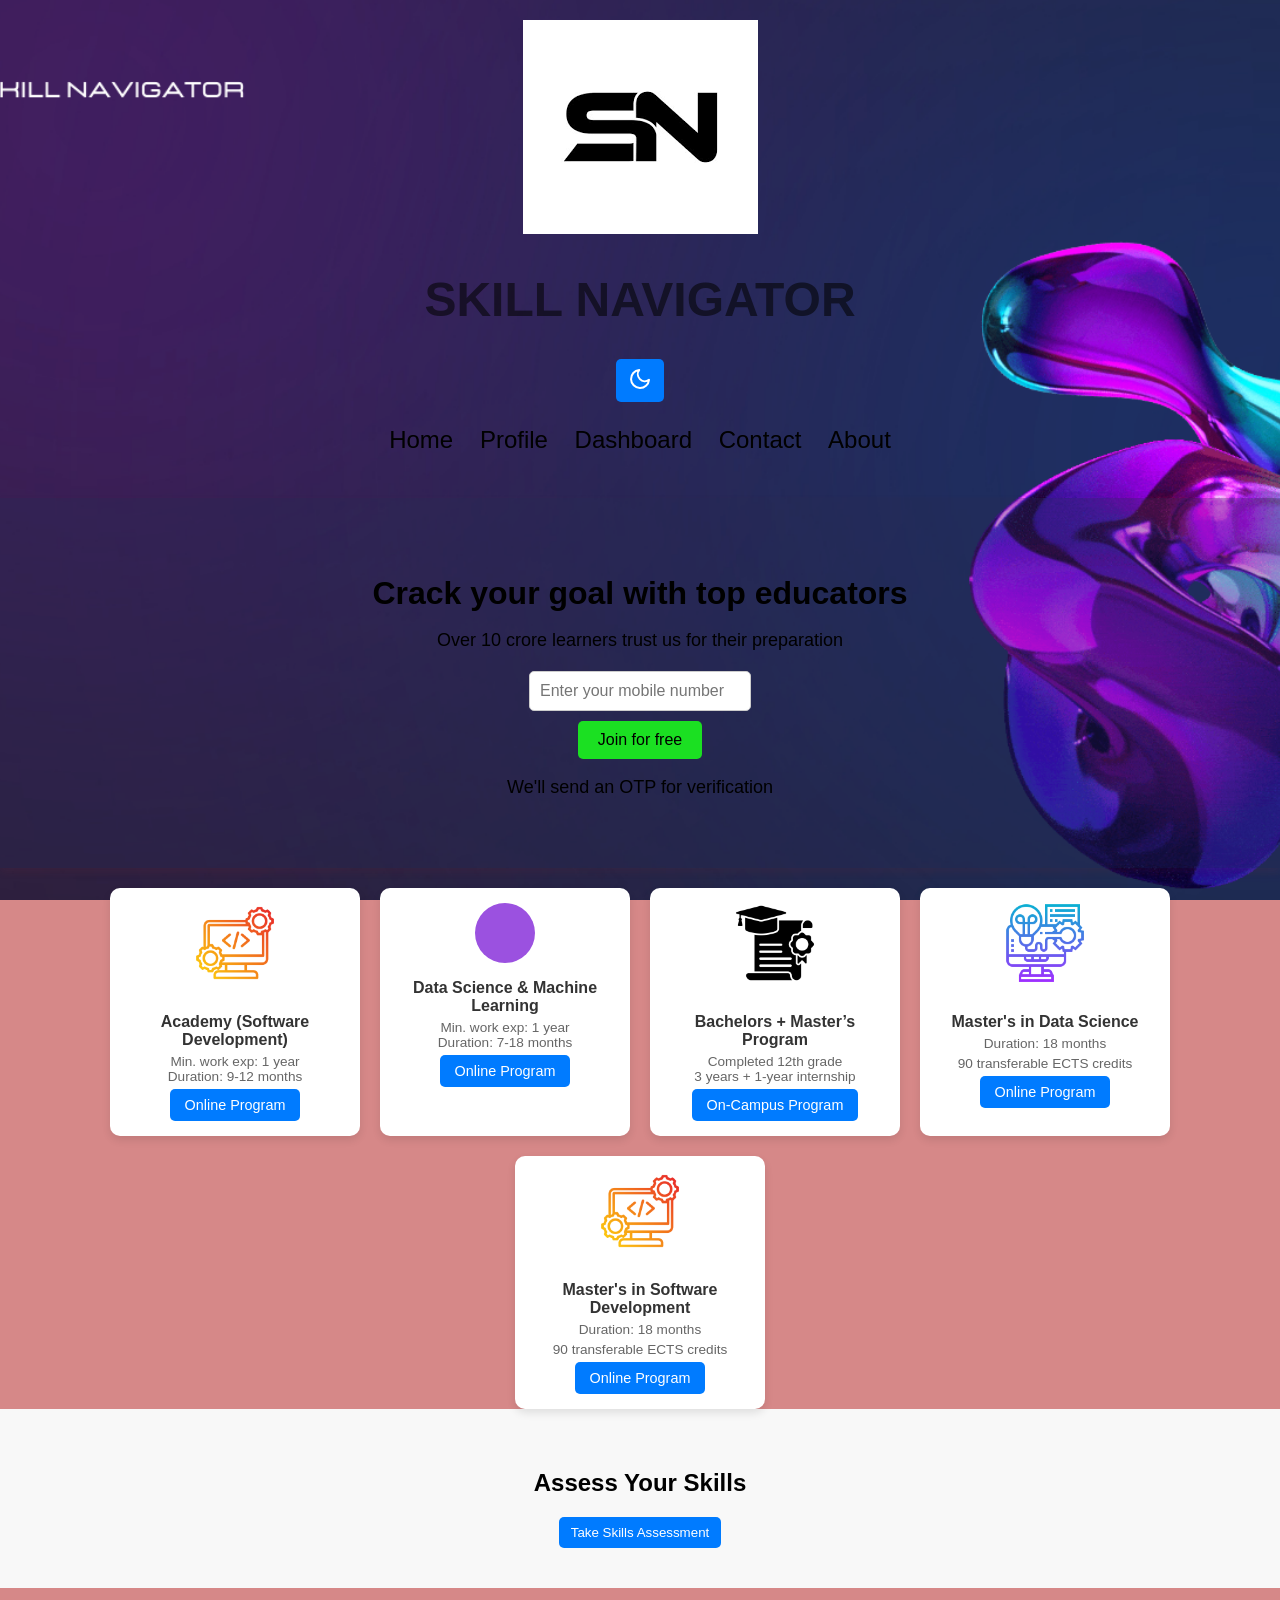
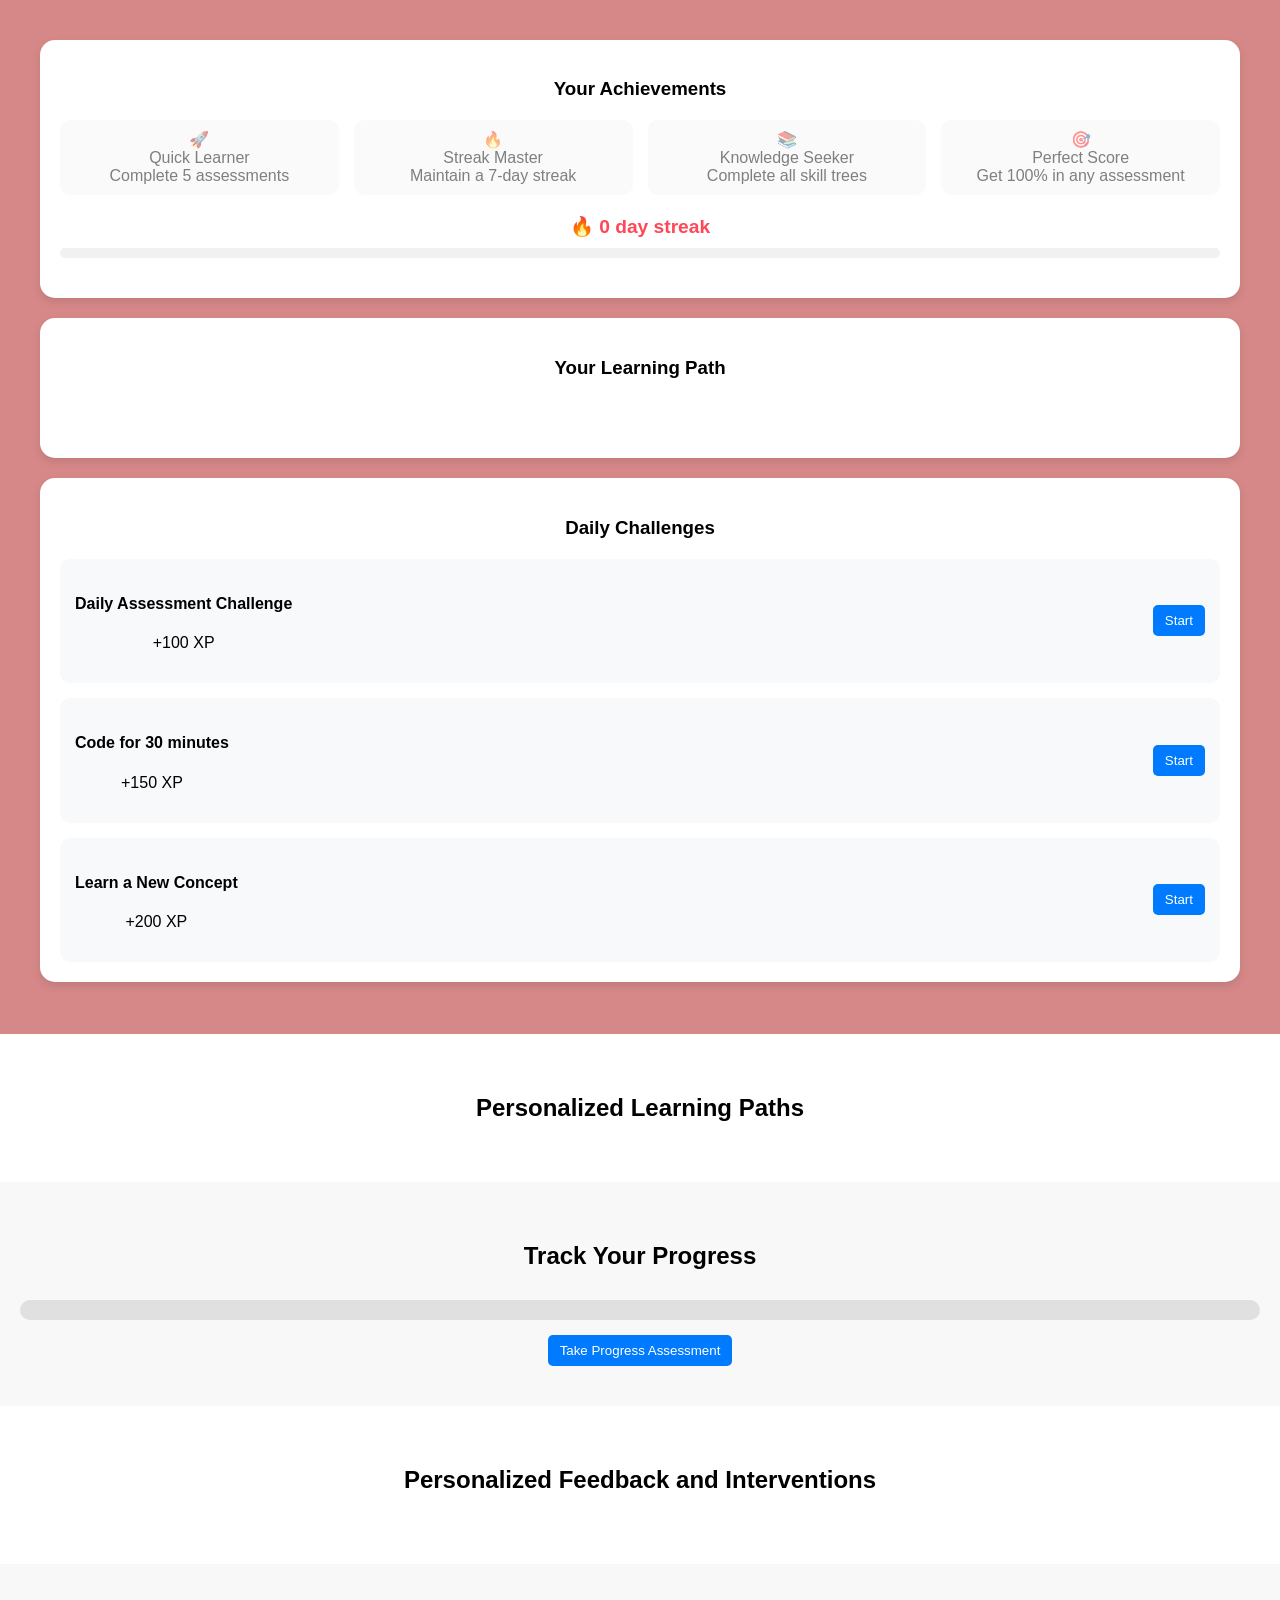
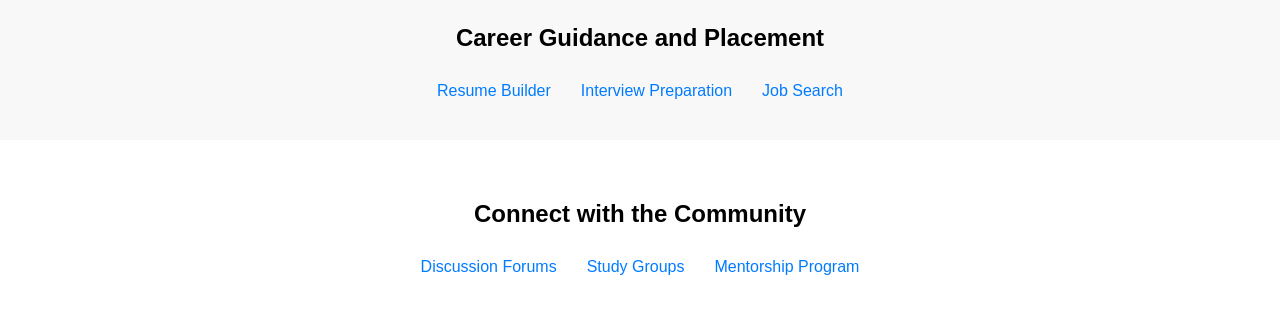
<file: index.html>
<!DOCTYPE html>
<html lang="en">
<head>
    <meta charset="UTF-8">
    <meta name="viewport" content="width=device-width, initial-scale=1.0">
    <title>Skill Navigator</title>
    <link rel="stylesheet" href="styles.css">
</head>
<body>
    <div id="image-background">
        <img src="images/Home.png" alt="Background Image" id="background-img">
    </div>

    <header>
        <div class="title-container">
            <img src="images/Divy.png" alt="Small Logo" id="small-logo">
            <h1>SKILL NAVIGATOR</h1>
            <button class="dark-mode-toggle">
    <svg xmlns="http://www.w3.org/2000/svg" width="24" height="24" viewBox="0 0 24 24" fill="none" stroke="currentColor" stroke-width="2" stroke-linecap="round" stroke-linejoin="round">
        <path d="M21 12.79A9 9 0 1 1 11.21 3a7 7 0 0 0 9.79 9.79z"></path>
    </svg>
</button>
            
        </div>
        <nav>
            <ul>
                <li><a href="index.html">Home</a></li>
                <li><a href="profile.html">Profile</a></li>
                <li><a href="dashboard.html">Dashboard</a></li>
                <li><a href="contact.html">Contact</a></li>
                <li><a href="https://div1912.my.canva.site/">About</a></li>
            </ul>
        </nav>
    </header>

    <main>
        <!-- Main hero section -->
        <section class="hero">
            <h2>Crack your goal with top educators</h2>
            <p>Over 10 crore learners trust us for their preparation</p>
            <div class="otp-form">
                <input type="text" placeholder="Enter your mobile number">
                <button>Join for free</button>
                <p>We'll send an OTP for verification</p>
            </div>
        </section>

        <div class="widget-container">
            <div class="widget">
                <img src="images/software-development.png" alt="Software Development" class="widget-img">
                <h3>Academy (Software Development)</h3>
                <p>Min. work exp: 1 year<br>Duration: 9-12 months</p>
                <button>Online Program</button>
            </div>
            <div class="widget">
                <div class="icon" style="background-color: #9B51E0;"></div>
                <h3>Data Science & Machine Learning</h3>
                <p>Min. work exp: 1 year<br>Duration: 7-18 months</p>
                <button>Online Program</button>
            </div>
            <div class="widget">
                <img src="images/master-degree.png" alt="Master's Program" class="widget-img">
                <h3>Bachelors + Master’s Program</h3>
                <p>Completed 12th grade<br>3 years + 1-year internship</p>
                <button>On-Campus Program</button>
            </div>
            <div class="widget">
                <img src="images/machine-learning_2172828.png" alt="Master's in Data Science" class="widget-img">
                <h3>Master's in Data Science</h3>
                <p>Duration: 18 months</p>
                <p>90 transferable ECTS credits</p>
                <button>Online Program</button>
            </div>
            <div class="widget">
                <img src="images/software-development.png" alt="Master's in Software Development" class="widget-img">
                <h3>Master's in Software Development</h3>
                <p>Duration: 18 months</p>
                <p>90 transferable ECTS credits</p>
                <button>Online Program</button>
            </div>
        </div>
    </main>
</div>
    
     <!-- Skills Assessment Integration -->
        <section class="skills-assessment">
            <h2>Assess Your Skills</h2>
            <button id="startAssessment">Take Skills Assessment</button>
            <div id="assessmentResults" class="hidden">
                <h3>Your Skills Profile</h3>
                <p id="skillsScore"></p>
                <p id="recommendedCourses"></p>
            </div>
        </section>
    
<section class="gamification-elements">
    <div class="achievements-container">
        <h3>Your Achievements</h3>
        <div class="badges-grid"></div>
        <div class="streaks">
            <span class="streak-count">🔥 0 day streak</span>
            <div class="xp-bar">
                <div class="xp-progress"></div>
            </div>
        </div>
    </div>
    
    <div class="skill-tree">
        <h3>Your Learning Path</h3>
        <div class="nodes-container"></div>
    </div>

    <div class="challenges">
        <h3>Daily Challenges</h3>
        <div class="challenge-list"></div>
    </div>
</section>

        <!-- Personalized Learning Paths and Course Recommendations -->
        <section class="learning-paths">
            <h2>Personalized Learning Paths</h2>
            <div class="course-grid">
                <!-- Course recommendations will be populated here -->
            </div>
        </section>

        <!-- Progress Tracking and Assessments -->
        <section class="progress-tracking">
            <h2>Track Your Progress</h2>
            <div class="progress-container">
                <div class="progress-bar">
                    <div class="progress-indicator"></div>
                </div>
                <button id="assessmentButton">Take Progress Assessment</button>
            </div>
        </section>

        <!-- Feedback and Intervention System -->
        <section class="feedback-interventions">
            <h2>Personalized Feedback and Interventions</h2>
            <div class="feedback-container">
                <p id="feedbackMessage"></p>
                <div id="interventionActivities"></div>
            </div>
        </section>

        <!-- Career Guidance and Placement Support -->
        <section class="career-support">
            <h2>Career Guidance and Placement</h2>
            <div class="career-services">
                <a href="resume-builder.html">Resume Builder</a>
                <a href="interview-prep.html">Interview Preparation</a>
                <a href="job-search.html">Job Search</a>
            </div>
        </section>

        <!-- Collaborative Learning and Community Features -->
        <section class="community">
            <h2>Connect with the Community</h2>
            <div class="community-features">
                <a href="forums.html">Discussion Forums</a>
                <a href="study-groups.html">Study Groups</a>
                <a href="mentorship.html">Mentorship Program</a>
            </div>
        </section>
  <!-- Chatbot Embed Container -->
    <div class="chatbot-container">
        <script async type='module' src='https://interfaces.zapier.com/assets/web-components/zapier-interfaces/zapier-interfaces.esm.js'></script>
        <zapier-interfaces-chatbot-embed is-popup='true' chatbot-id='cm35h8wq5002lpnaqj9us7ahk' height='400px' width='300px'></zapier-interfaces-chatbot-embed>
    </div>


    <script src="script.js"></script>
    <script src="skill-assessment.js"></script>
    <script src="progress-tracker.js"></script>
</body>
</html>
</file>
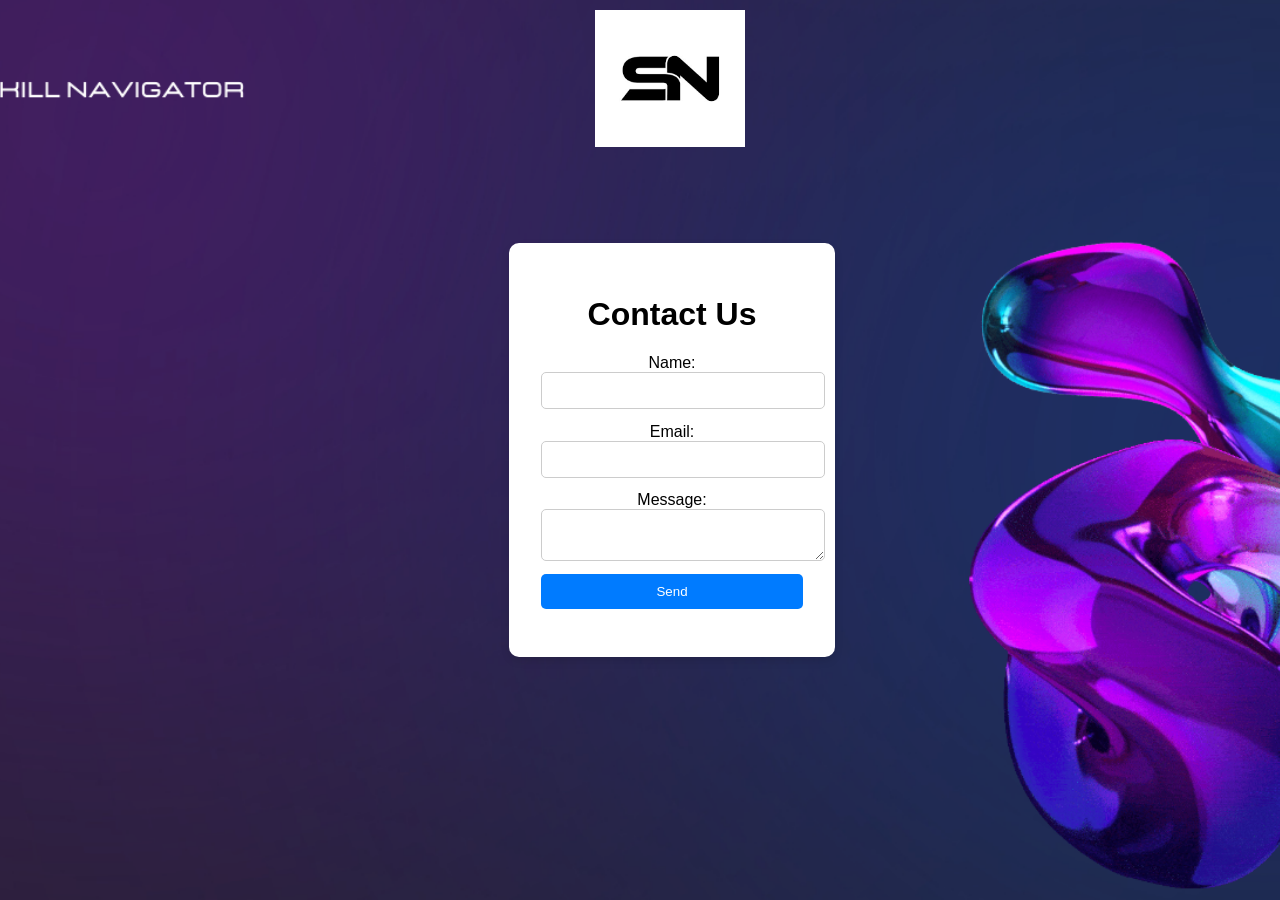
<file: contact.html>
<!DOCTYPE html>
<html lang="en">
<head>
  <meta charset="UTF-8">
  <meta name="viewport" content="width=device-width, initial-scale=1.0">
  <body>
    <div id="image-background">
      <img src="images/Home.png" alt="Background Image" id="background-img">
      <!-- Your other content -->
    </div>
  </body>
  <title>Contact Us</title>
  <link rel="stylesheet" href="contact.css">
</head>
<body>
  <header>
    <img src="images/Divy.png" alt="Logo" id="logo">
  </header>
  <main>
    <div class="contact-container">
      <h1>Contact Us</h1>
      <form id="contact-form">
        <label for="name">Name:</label>
        <input type="text" id="name" required>
        <label for="email">Email:</label>
        <input type="email" id="email" required>
        <label for="message">Message:</label>
        <textarea id="message" required></textarea>
        <button type="submit">Send</button>
      </form>
      <div id="form-message"></div>
    </div>
  </main>
  <script src="contact.js"></script>
</body>
</html>
</file>
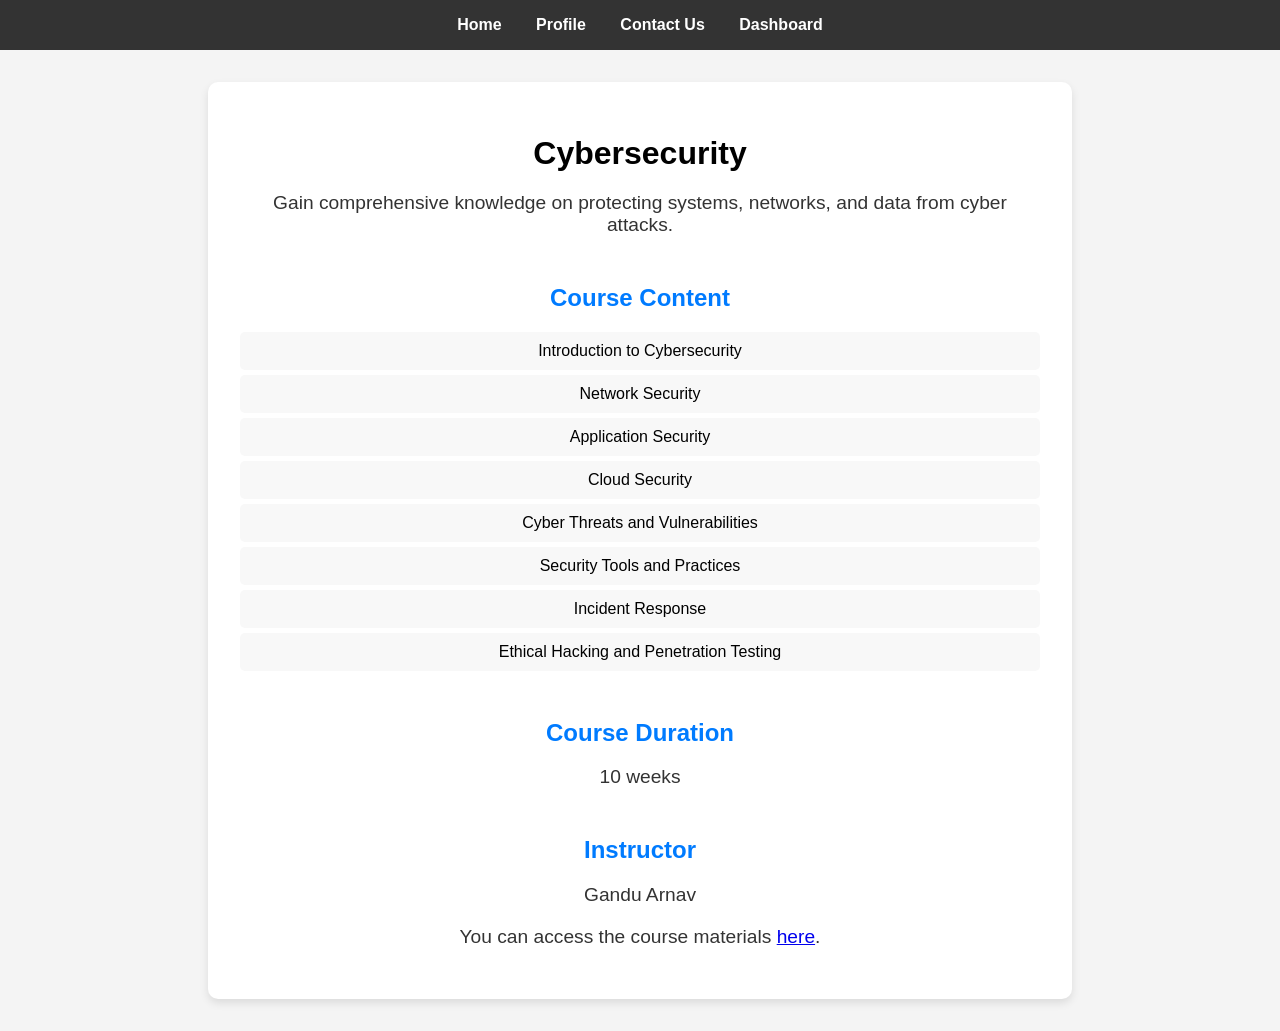
<file: Cybersecurity.html>
<!DOCTYPE html>
<html lang="en">
<head>
  <meta charset="UTF-8">
  <meta name="viewport" content="width=device-width, initial-scale=1.0">
  <title>Cybersecurity</title>
  <link rel="stylesheet" href="Cybersecurity.css">
</head>
<body>
  <header>
    <nav>
      <a href="index.html">Home</a>
      <a href="profile.html">Profile</a>
      <a href="contact.html">Contact Us</a>
      <a href="dashboard.html">Dashboard</a>
    </nav>
  </header>
  <main>
    <div class="course-detail-container">
      <h1>Cybersecurity</h1>
      <p>Gain comprehensive knowledge on protecting systems, networks, and data from cyber attacks.</p>
      <h2>Course Content</h2>
      <ul>
        <li>Introduction to Cybersecurity</li>
        <li>Network Security</li>
        <li>Application Security</li>
        <li>Cloud Security</li>
        <li>Cyber Threats and Vulnerabilities</li>
        <li>Security Tools and Practices</li>
        <li>Incident Response</li>
        <li>Ethical Hacking and Penetration Testing</li>
      </ul>
      <h2>Course Duration</h2>
      <p>10 weeks</p>
      <h2>Instructor</h2>
      <p>Gandu Arnav</p>
      <p>You can access the course materials <a href="https://youtu.be/hXSFdwIOfnE?si=c-k7TpsjyDjBBfl7">here</a>.</p>
      
    </div>
  </main>
</body>
</html>
</file>
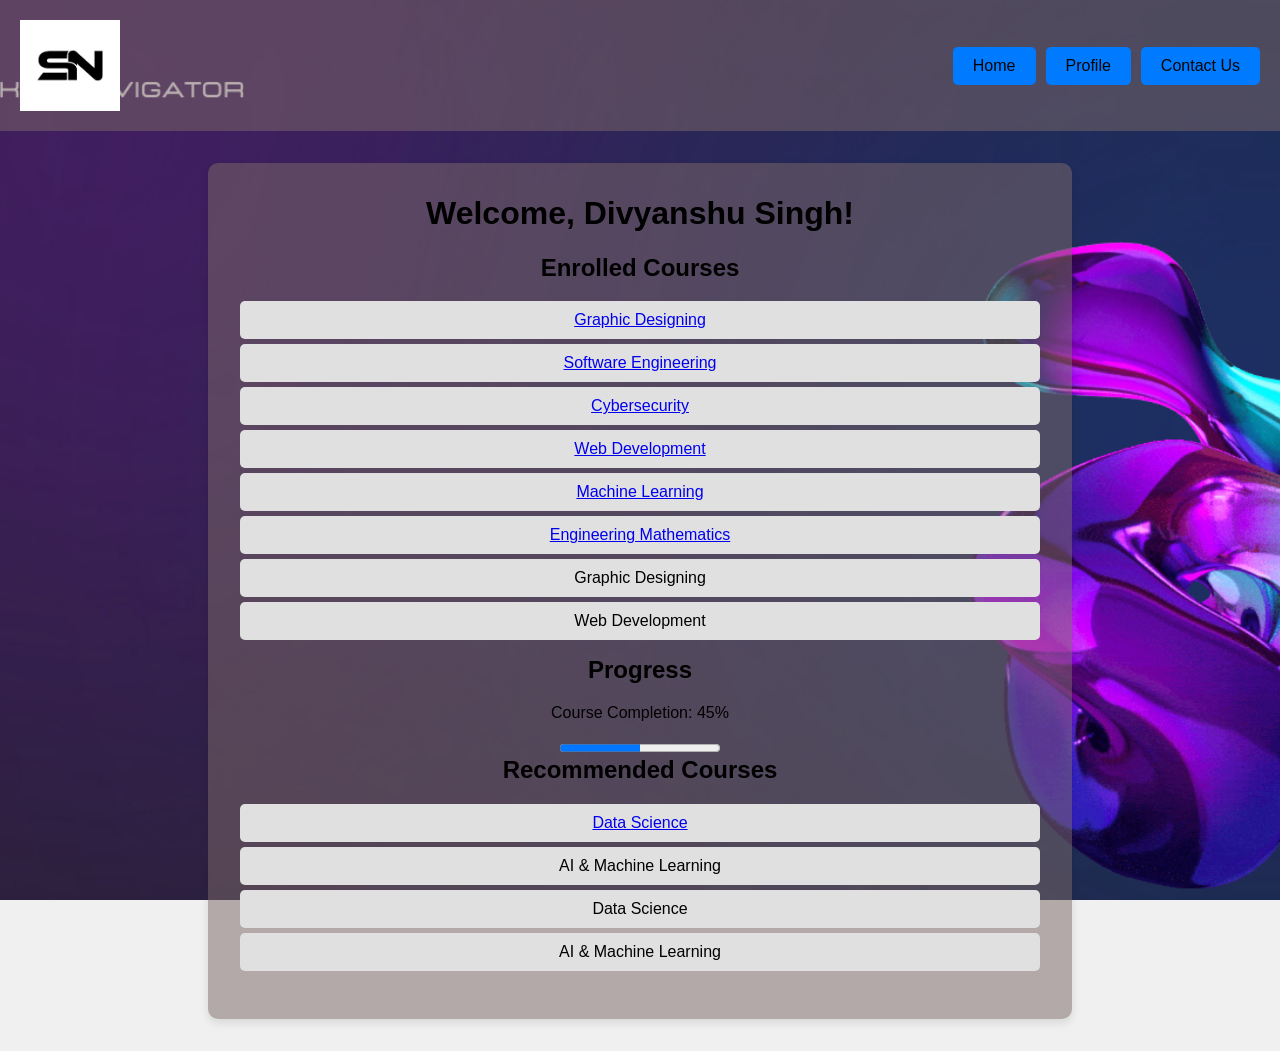
<file: dashboard.html>
<!DOCTYPE html>
<html lang="en">
<head>
  <meta charset="UTF-8">
  <meta name="viewport" content="width=device-width, initial-scale=1.0">
  <title>User Dashboard</title>
  <link rel="stylesheet" href="dashboard.css">
</head>
<body>
        <div id="image-background">
          <img src="images/Home.png" alt="Background Image" id="background-img">
          <!-- Your other content -->
        </div>
      </body>
<body>
  <header>
    <img src="images/Divy.png" alt="Logo" id="logo">
    <nav>
      <a href="index.html">Home</a>
      <a href="profile.html">Profile</a>
      <a href="contact.html">Contact Us</a>
      
    </nav>
  </header>
  <main>
    <div class="dashboard-container">
      <h1>Welcome, [User Name]!</h1>
      <section>
        <h2>Enrolled Courses</h2>
        <ul id="enrolled-courses">
          <li><a href="graphic-design.html">Graphic Designing</a></li>
          <li><a href="Software Engineering.html">Software Engineering</a></li>
          <li><a href="Cybersecurity.html">Cybersecurity</a></li>
          <li><a href="web devlopment.html">Web Development</a></li>
          <li><a href="Machine Learning.html">Machine Learning</a></li>
          <li><a href="Engineering Mathematics.html">Engineering Mathematics</a></li>
        </ul>
      </section>
      <section>
        <h2>Progress</h2>
        <p>Course Completion: 45%</p>
        <progress value="50" max="100"></progress>
      </section>
      <section>
        <h2>Recommended Courses</h2>
        <ul id="recommended-courses">
          <li><a href="Data Science.html">Data Science</a></li>
          <li>AI & Machine Learning</li>
        </ul>
      </section>
    </div>
  </main>
  <script src="dashboard.js"></script>
</body>
</html>
</file>
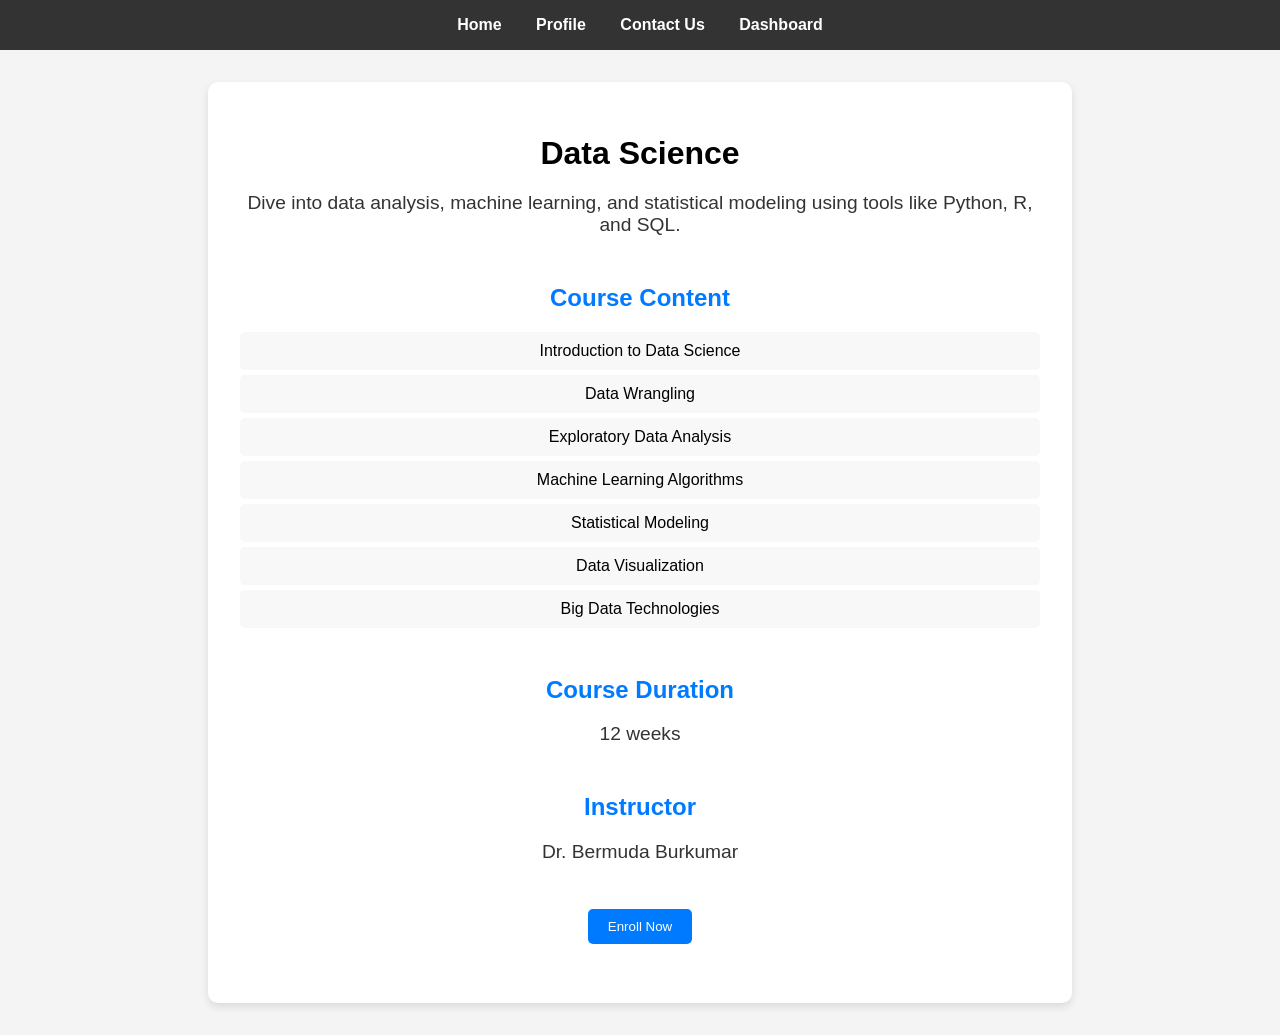
<file: Data Science.html>
<!DOCTYPE html>
<html lang="en">
<head>
  <meta charset="UTF-8">
  <meta name="viewport" content="width=device-width, initial-scale=1.0">
  <title>Data Science</title>
  <link rel="stylesheet" href="Data Science.css">
</head>
<body>
  <header>
    <nav>
      <a href="index.html">Home</a>
      <a href="profile.html">Profile</a>
      <a href="contact.html">Contact Us</a>
      <a href="dashboard.html">Dashboard</a>
    </nav>
  </header>
  <main>
    <div class="course-detail-container">
      <h1>Data Science</h1>
      <p>Dive into data analysis, machine learning, and statistical modeling using tools like Python, R, and SQL.</p>
      <h2>Course Content</h2>
      <ul>
        <li>Introduction to Data Science</li>
        <li>Data Wrangling</li>
        <li>Exploratory Data Analysis</li>
        <li>Machine Learning Algorithms</li>
        <li>Statistical Modeling</li>
        <li>Data Visualization</li>
        <li>Big Data Technologies</li>
      </ul>
      <h2>Course Duration</h2>
      <p>12 weeks</p>
      <h2>Instructor</h2>
      <p>Dr. Bermuda Burkumar</p>
      <button onclick="window.location.href='enrollment-success1.html'">Enroll Now</button>
    </div>
  </main>
</body>
</html>
</file>
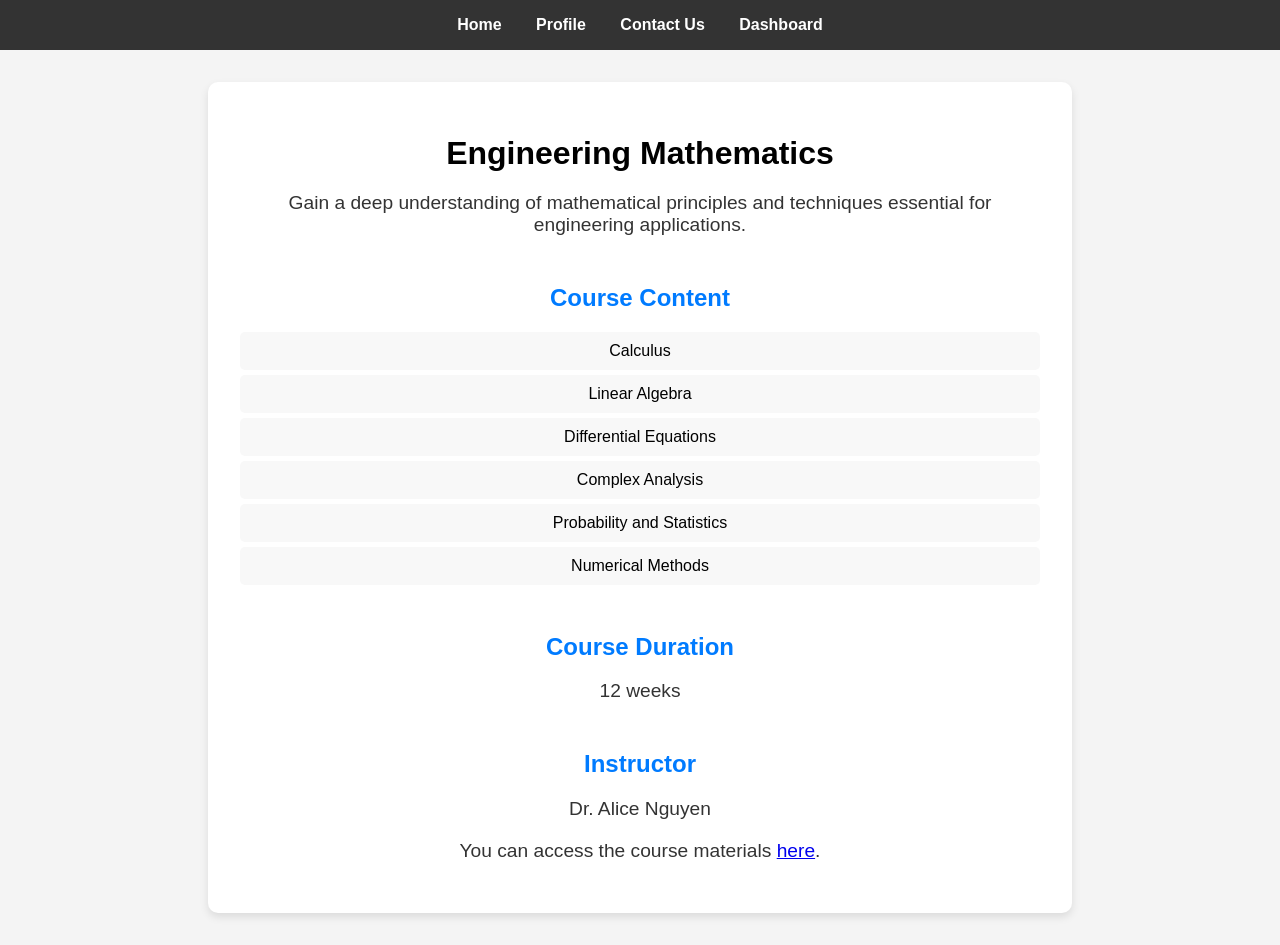
<file: Engineering Mathematics.html>
<!DOCTYPE html>
<html lang="en">
<head>
  <meta charset="UTF-8">
  <meta name="viewport" content="width=device-width, initial-scale=1.0">
  <title>Engineering Mathematics</title>
  <link rel="stylesheet" href="EM.css">
</head>
<body>
  <header>
    <nav>
      <a href="index.html">Home</a>
      <a href="profile.html">Profile</a>
      <a href="contact.html">Contact Us</a>
      <a href="dashboard.html">Dashboard</a>
    </nav>
  </header>
  <main>
    <div class="course-detail-container">
      <h1>Engineering Mathematics</h1>
      <p>Gain a deep understanding of mathematical principles and techniques essential for engineering applications.</p>
      <h2>Course Content</h2>
      <ul>
        <li>Calculus</li>
        <li>Linear Algebra</li>
        <li>Differential Equations</li>
        <li>Complex Analysis</li>
        <li>Probability and Statistics</li>
        <li>Numerical Methods</li>
      </ul>
      <h2>Course Duration</h2>
      <p>12 weeks</p>
      <h2>Instructor</h2>
      <p>Dr. Alice Nguyen</p>
      <p>You can access the course materials <a href="https://youtube.com/playlist?list=PLs5_Rtf2P2r5Z9eX1nZ1BwjYCVBQjibN8&si=KDkE_v0q4AUOfawR">here</a>.</p>
      
    </div>
  </main>
</body>
</html>
</file>
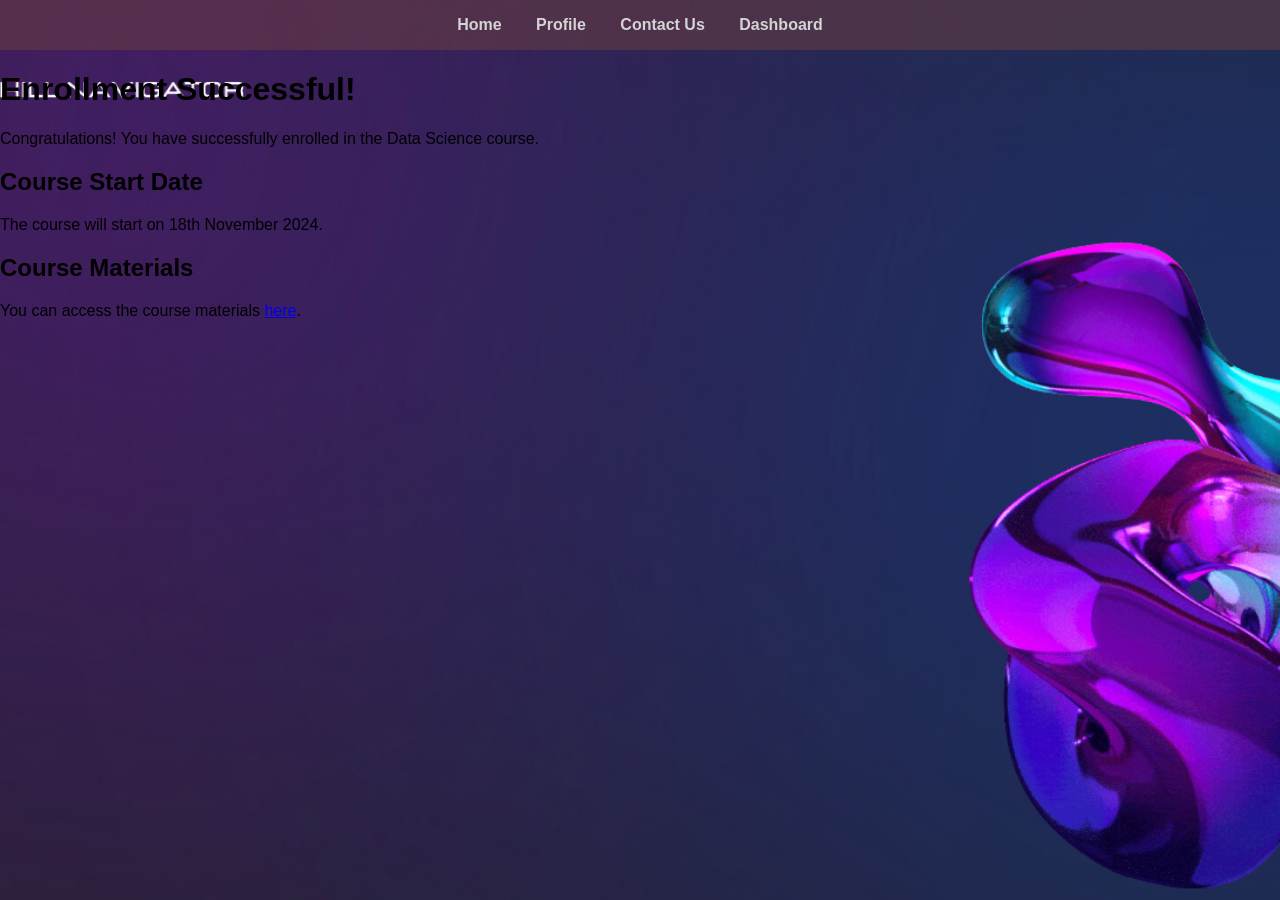
<file: enrollment-success.html>
<!DOCTYPE html>
<html lang="en">
<head>
  <meta charset="UTF-8">
  <meta name="viewport" content="width=device-width, initial-scale=1.0">
  <div id="image-background">
    <img src="images/Home.png" alt="Background Image" id="background-img">
    <!-- Your other content -->
  </div>
</body>
  <title>Enrollment Success</title>
  <link rel="stylesheet" href="ES.css">
</head>
<body>
  <header>
    <nav>
      <a href="index.html">Home</a>
      <a href="profile.html">Profile</a>
      <a href="contact.html">Contact Us</a>
      <a href="dashboard.html">Dashboard</a>
    </nav>
  </header>
  <main>
    <div class="enrollment-success-container">
      <h1>Enrollment Successful!</h1>
      <p>Congratulations! You have successfully enrolled in the <span id="graphic Designing">Data Science</span> course.</p>
      <h2>Course Start Date</h2>
      <p>The course will start on <span id="start-date">18th November 2024</span>.</p>
      <h2>Course Materials</h2>
      <p>You can access the course materials <a href="https://youtu.be/e_dv7GBHka8?si=uAAepvzRg1I3u1BS">here</a>.</p>
      

    </div>
  </main>
</body>
</html>
</file>
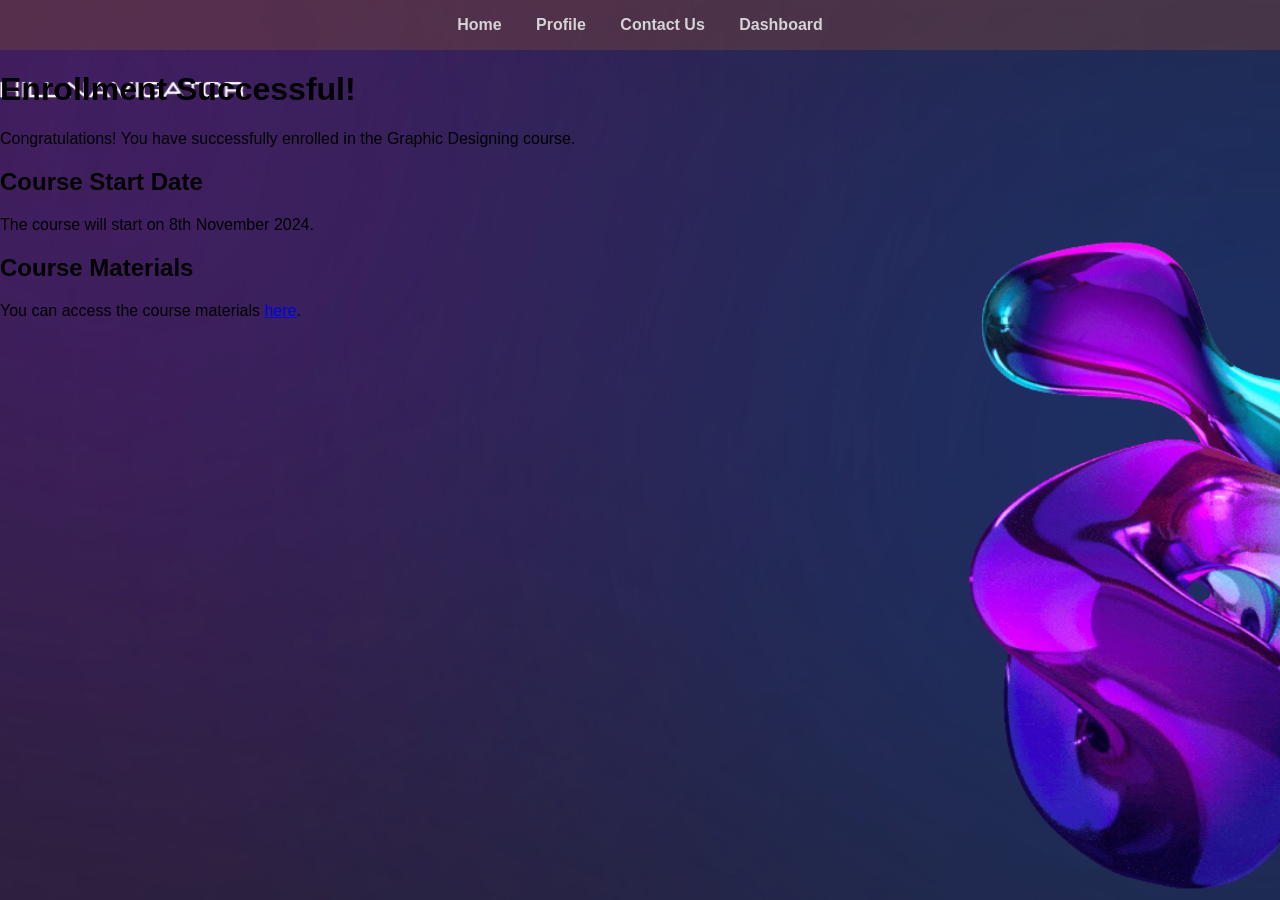
<file: enrollment-success1.html>
<!DOCTYPE html>
<html lang="en">
<head>
  <meta charset="UTF-8">
  <meta name="viewport" content="width=device-width, initial-scale=1.0">
  <div id="image-background">
    <img src="images/Home.png" alt="Background Image" id="background-img">
    <!-- Your other content -->
  </div>
</body>
  <title>Enrollment Success</title>
  <link rel="stylesheet" href="ES.css">
</head>
<body>
  <header>
    <nav>
      <a href="index.html">Home</a>
      <a href="profile.html">Profile</a>
      <a href="contact.html">Contact Us</a>
      <a href="dashboard.html">Dashboard</a>
    </nav>
  </header>
  <main>
    <div class="enrollment-success-container">
      <h1>Enrollment Successful!</h1>
      <p>Congratulations! You have successfully enrolled in the <span id="graphic Designing">Graphic Designing</span> course.</p>
      <h2>Course Start Date</h2>
      <p>The course will start on <span id="start-date">8th November 2024</span>.</p>
      <h2>Course Materials</h2>
      <p>You can access the course materials <a href="https://youtu.be/e_dv7GBHka8?si=uAAepvzRg1I3u1BS">here</a>.</p>
      

    </div>
  </main>
</body>
</html>
</file>
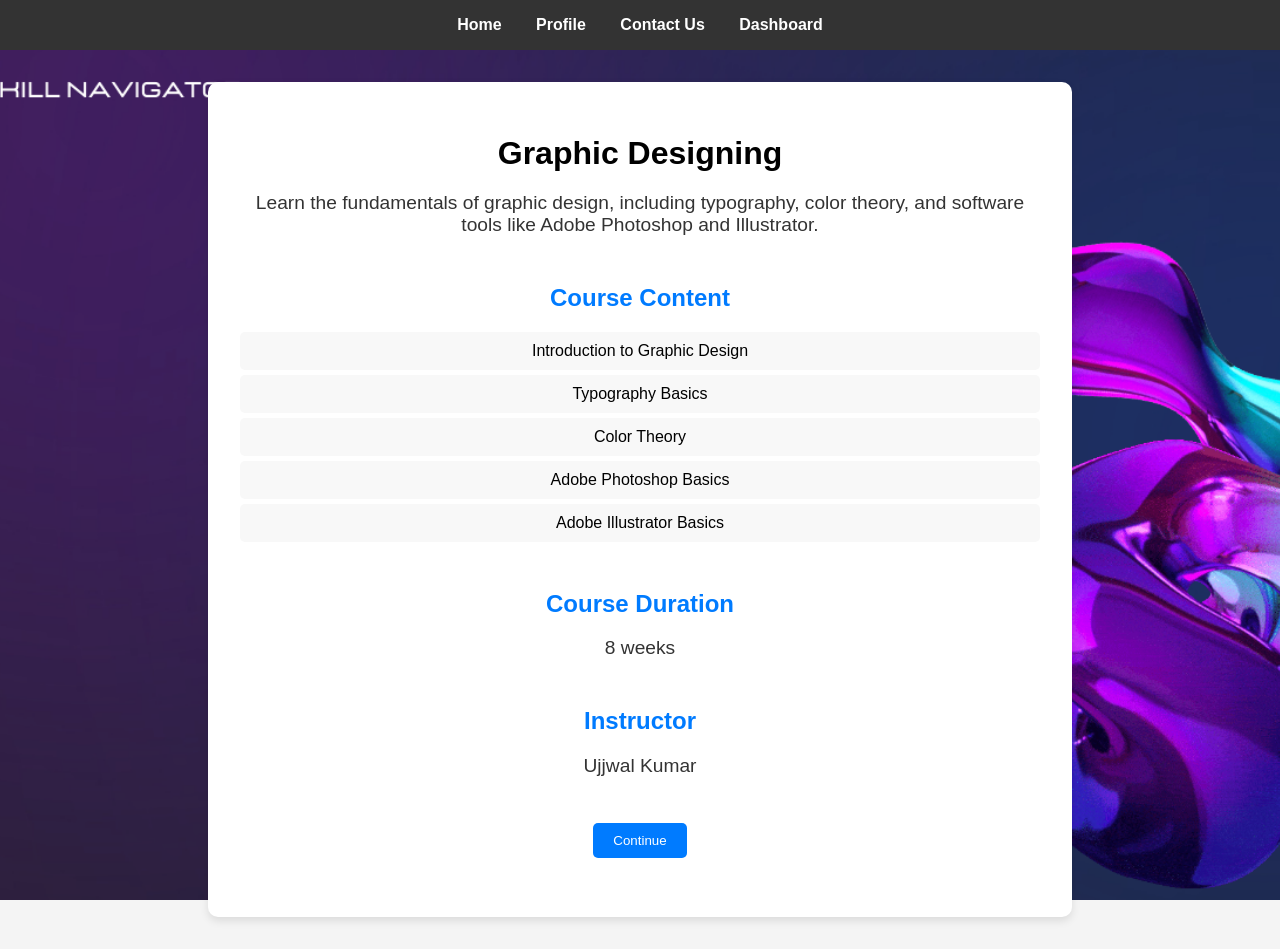
<file: graphic-design.html>
<!DOCTYPE html>
<html lang="en">
<head>
    <div id="image-background">
        <img src="images/Home.png" alt="Background Image" id="background-img">
        <!-- Your other content -->
      </div>
    </body>
  <meta charset="UTF-8">
  <meta name="viewport" content="width=device-width, initial-scale=1.0">
  <title>Graphic Designing</title>
  <link rel="stylesheet" href="GD.css">
</head>
<body>
    
  <header>
    <nav>
      <a href="index.html">Home</a>
      <a href="profile.html">Profile</a>
      <a href="contact.html">Contact Us</a>
      <a href="dashboard.html">Dashboard</a>
    </nav>
  </header>
  <main>
    <div class="course-detail-container">
      <h1>Graphic Designing</h1>
      <p>Learn the fundamentals of graphic design, including typography, color theory, and software tools like Adobe Photoshop and Illustrator.</p>
      <h2>Course Content</h2>
      <ul>
        <li>Introduction to Graphic Design</li>
        <li>Typography Basics</li>
        <li>Color Theory</li>
        <li>Adobe Photoshop Basics</li>
        <li>Adobe Illustrator Basics</li>
      </ul>
      <h2>Course Duration</h2>
      <p>8 weeks</p>
      <h2>Instructor</h2>
      <p>Ujjwal Kumar</p>
      <button onclick="window.location.href='enrollment-success.html'">Continue</button>
    </div>
  </main>
</body>
</html>
</file>
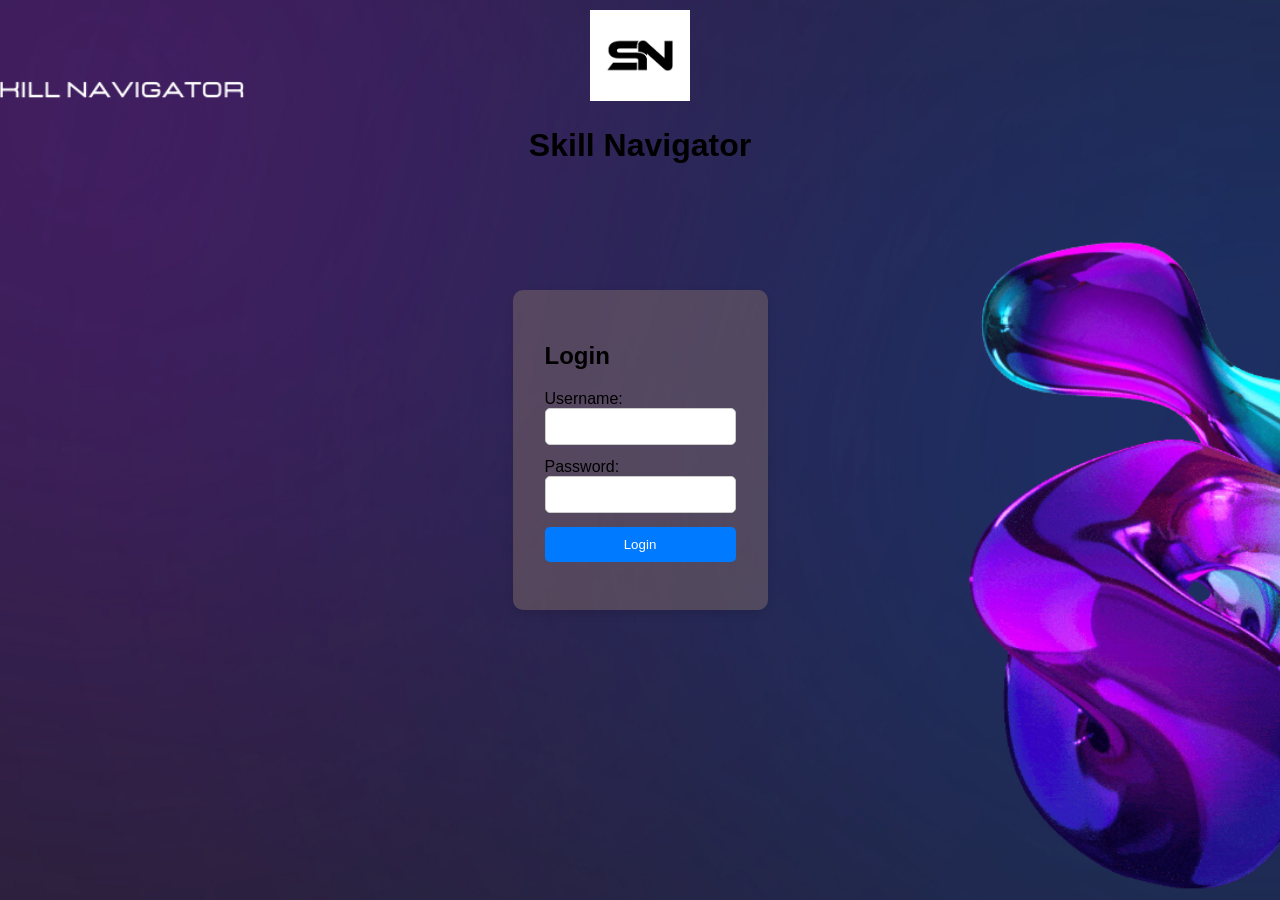
<file: login.html>
<!DOCTYPE html>
<html lang="en">
<head>
  <meta charset="UTF-8">
  <meta name="viewport" content="width=device-width, initial-scale=1.0">
  <body>
    <div id="image-background">
      <img src="images/Home.png" alt="Background Image" id="background-img">
      <!-- Your other content -->
    </div>
  </body>
  
  <title>Login</title>
  <link rel="stylesheet" href="login.css">
</head>
<body>
  <header>
    <img src="images/Divy.png" alt="Logo" id="logo">
    <title>Skill Navigator</title>
    <link rel="stylesheet" href="login.css">
</head>
<body>
        <h1>Skill Navigator</h1>
  </header>
  <main>
    <div class="login-container">
      <h2>Login</h2>
      <form id="login-form">
        <label for="username">Username:</label>
        <input type="text" id="username" required>
        <label for="password">Password:</label>
        <input type="password" id="password" required>
        <button type="submit">Login</button>
      </form>
      <div id="login-message"></div>
    </div>
  </main>
  <script src="login.js"></script>
</body>
</html>
</file>
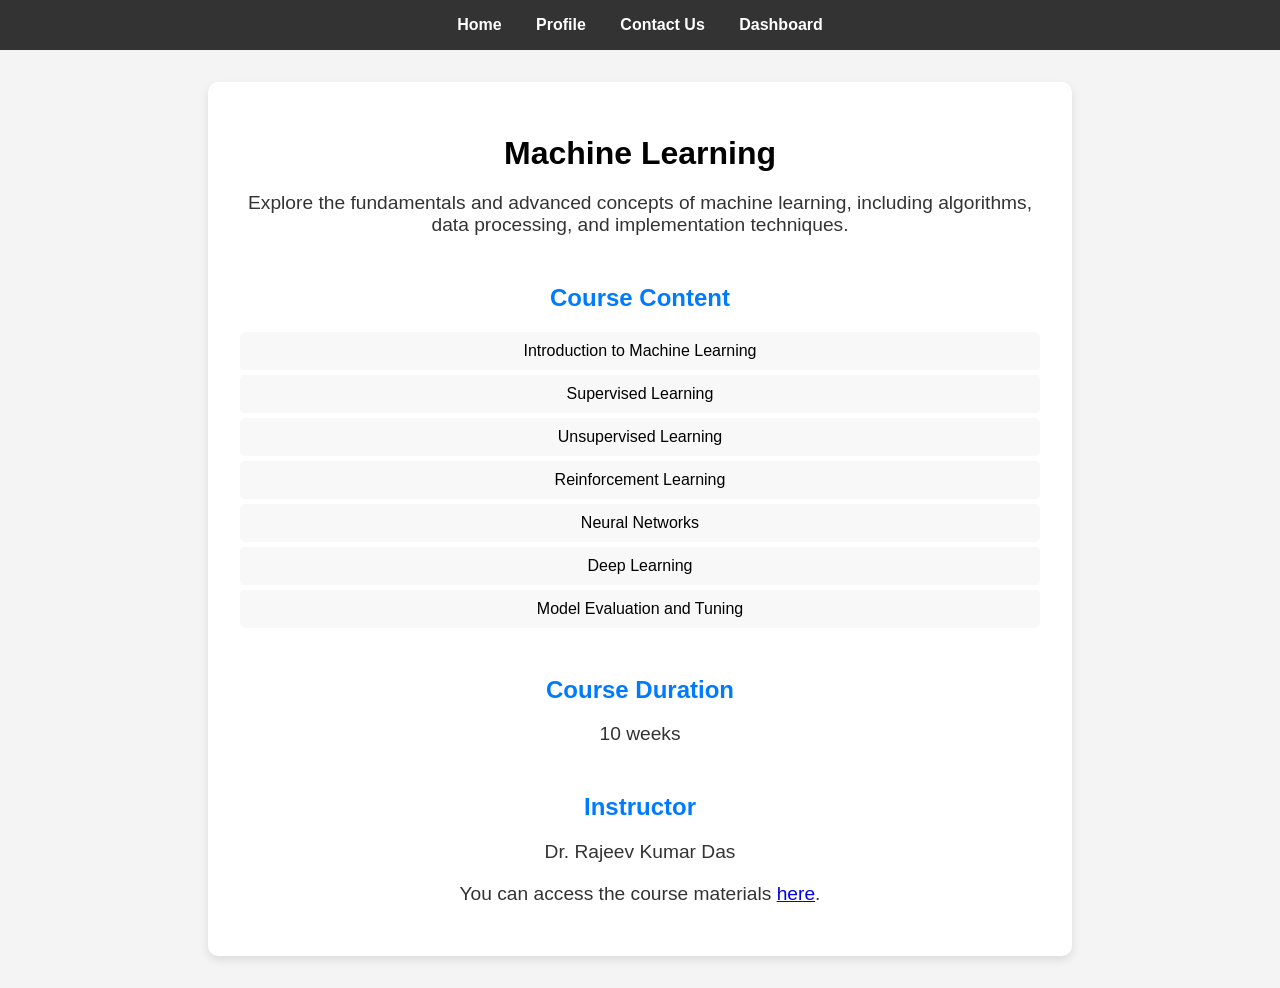
<file: Machine Learning.html>
<!DOCTYPE html>
<html lang="en">
<head>
  <meta charset="UTF-8">
  <meta name="viewport" content="width=device-width, initial-scale=1.0">
  <title>Machine Learning</title>
  <link rel="stylesheet" href="Machine Learning.css">
</head>
<body>
  <header>
    <nav>
      <a href="index.html">Home</a>
      <a href="profile.html">Profile</a>
      <a href="contact.html">Contact Us</a>
      <a href="dashboard.html">Dashboard</a>
    </nav>
  </header>
  <main>
    <div class="course-detail-container">
      <h1>Machine Learning</h1>
      <p>Explore the fundamentals and advanced concepts of machine learning, including algorithms, data processing, and implementation techniques.</p>
      <h2>Course Content</h2>
      <ul>
        <li>Introduction to Machine Learning</li>
        <li>Supervised Learning</li>
        <li>Unsupervised Learning</li>
        <li>Reinforcement Learning</li>
        <li>Neural Networks</li>
        <li>Deep Learning</li>
        <li>Model Evaluation and Tuning</li>
      </ul>
      <h2>Course Duration</h2>
      <p>10 weeks</p>
      <h2>Instructor</h2>
      <p>Dr. Rajeev Kumar Das</p>
       <p>You can access the course materials <a href="https://youtu.be/GwIo3gDZCVQ?si=BrZDSZvAupVekZ_e">here</a>.</p>
    </div>
  </main>
</body>
</html>
</file>
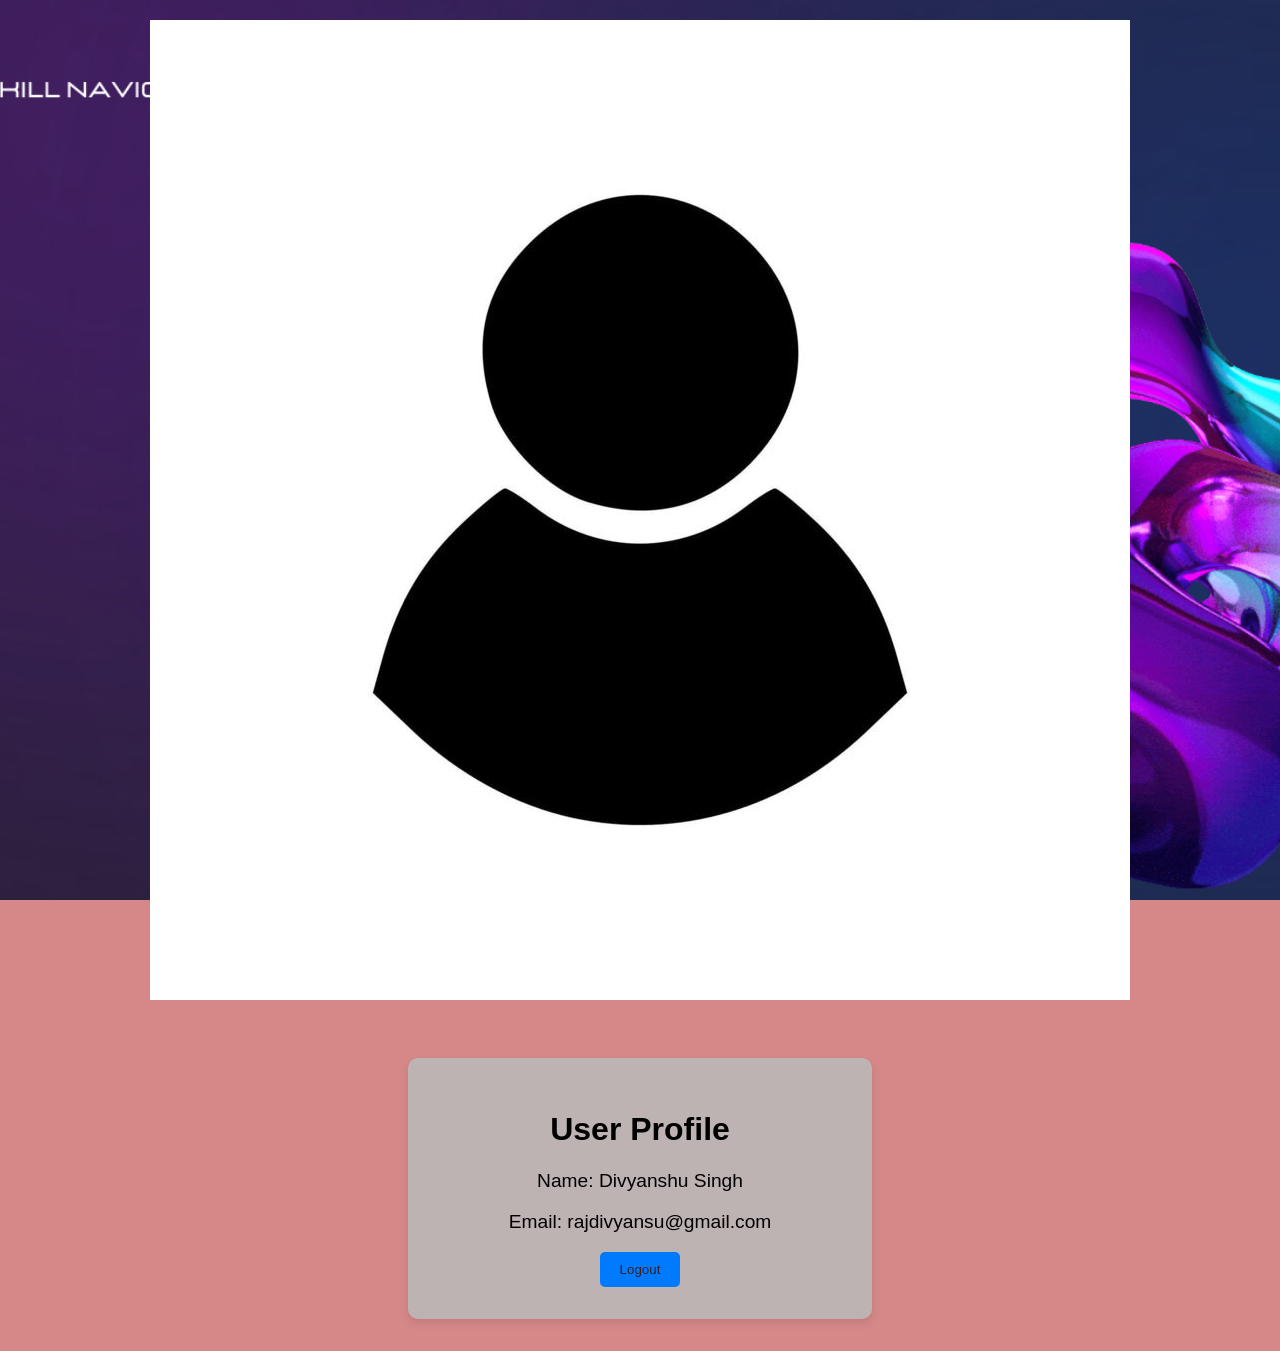
<file: profile.html>
<!DOCTYPE html>
<html lang="en">
<head>
  <meta charset="UTF-8">
  <meta name="viewport" content="width=device-width, initial-scale=1.0">
  <body>
    <div id="image-background">
      <img src="images/Home.png" alt="Background Image" id="background-img">
      <!-- Your other content -->
    </div>
  </body>
  <title>Profile</title>
  <link rel="stylesheet" href="styles.css">
</head>
<body>
  <header>
    <img src="images/lund.jpg" alt="Logo" id="logo">
  </header>
  <main>
    <div class="profile-container">
      <h1>User Profile</h1>
      <div class="profile-info">
        <p>Name: <span id="profile-name">User Name</span></p>
        <p>Email: <span id="profile-email">user@example.com</span></p>
        <button id="logout-button">Logout</button>
      </div>
    </div>
  </main>
  <script src="profile.js"></script>
</body>
</html>
</file>
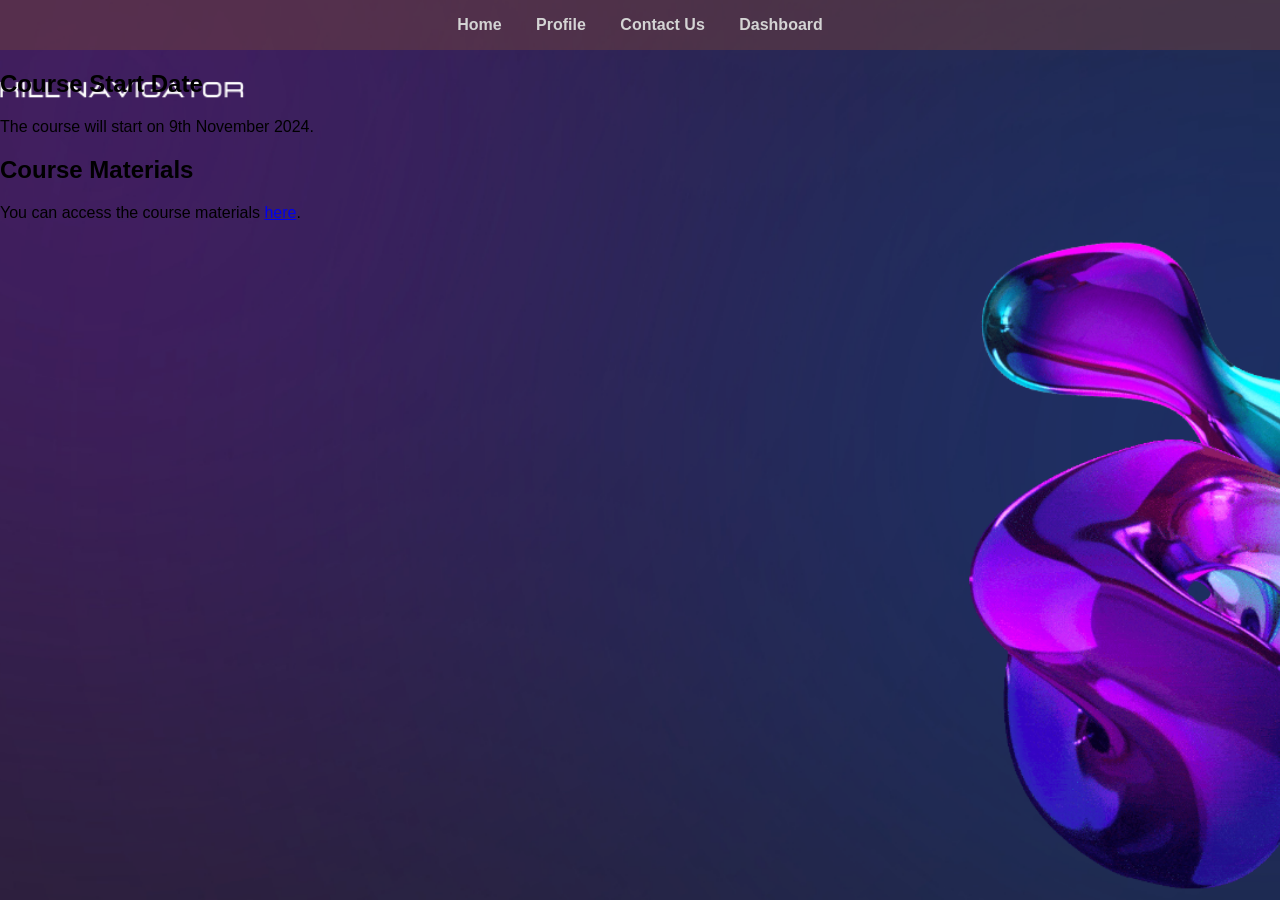
<file: SE Con.html>
<!DOCTYPE html>
<html lang="en">
<head>
  <meta charset="UTF-8">
  <meta name="viewport" content="width=device-width, initial-scale=1.0">
  <div id="image-background">
    <img src="images/Home.png" alt="Background Image" id="background-img">
    <!-- Your other content -->
  </div>
</body>
  <title>Enrollment Success</title>
  <link rel="stylesheet" href="ES.css">
</head>
<body>
  <header>
    <nav>
      <a href="index.html">Home</a>
      <a href="profile.html">Profile</a>
      <a href="contact.html">Contact Us</a>
      <a href="dashboard.html">Dashboard</a>
    </nav>
  </header>
  <main>
    <div class="enrollment-success-container">
      
      <h2>Course Start Date</h2>
      <p>The course will start on <span id="start-date">9th November 2024</span>.</p>
      <h2>Course Materials</h2>
      <p>You can access the course materials <a href="https://www.mygreatlearning.com/software/free-courses">here</a>.</p>
      

    </div>
  </main>
</body>
</html>
</file>
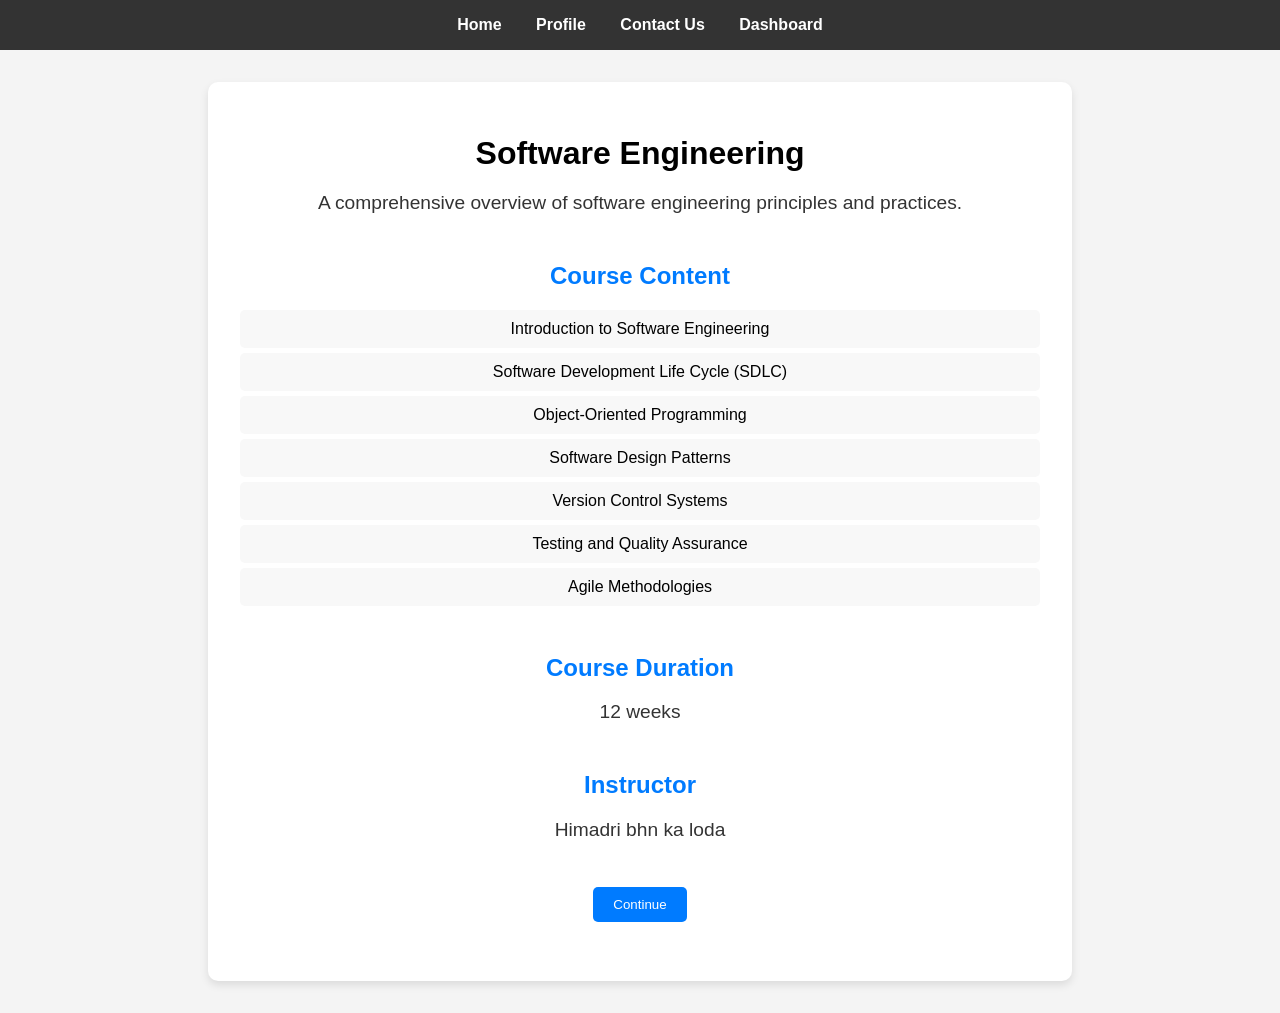
<file: Software Engineering.html>
<!DOCTYPE html>
<html lang="en">
<head>
  <meta charset="UTF-8">
  <meta name="viewport" content="width=device-width, initial-scale=1.0">
  <title>Software Engineering</title>
  <link rel="stylesheet" href="SE.css">
</head>
<body>
  <header>
    <nav>
      <a href="index.html">Home</a>
      <a href="profile.html">Profile</a>
      <a href="contact.html">Contact Us</a>
      <a href="dashboard.html">Dashboard</a>
    </nav>
  </header>
  <main>
    <div class="course-detail-container">
      <h1>Software Engineering</h1>
      <p>A comprehensive overview of software engineering principles and practices.</p>
      <h2>Course Content</h2>
      <ul>
        <li>Introduction to Software Engineering</li>
        <li>Software Development Life Cycle (SDLC)</li>
        <li>Object-Oriented Programming</li>
        <li>Software Design Patterns</li>
        <li>Version Control Systems</li>
        <li>Testing and Quality Assurance</li>
        <li>Agile Methodologies</li>
      </ul>
      <h2>Course Duration</h2>
      <p>12 weeks</p>
      <h2>Instructor</h2>
      <p>Himadri bhn ka loda</p>
      <button onclick="window.location.href='SE Con.html'">Continue</button>
    </div>
  </main>
</body>
</html>
</file>
<file: styles.css>
/* Dark mode styles */
body.dark-mode {
    background-color: #121212;
    color: #ffffff;
}

body.dark-mode header {
    color: #ffffff;
}

body.dark-mode #image-background {
    background: rgba(0, 0, 0, 0.5); /* Adjust alpha value for dark transparency */
}

body.dark-mode #background-img {
    opacity: 0.8; /* Optionally reduce brightness for dark mode */
}
body.dark-mode nav ul li a {
    color: #ffffff;
}

body.dark-mode .hero {
    background-color: #2a2a2a;
}

body.dark-mode .otp-form input,
body.dark-mode .otp-form button {
    background-color: #444;
    color: #ffffff;
}



body.dark-mode .profile-container {
    background-color: #333;
    color: #ffffff;
}

body.dark-mode .widget-container .widget {
    background-color: #333;
    color: #ffffff;
}
body.dark-mode .widget-container .widget button {
    background-color: #555;
    color: #ffffff;
}


body.dark-mode .widget button:hover {
    background-color: #0056b3;
}

body.dark-mode .widget .icon {
    background-color: #666;
}

body.dark-mode .widget-img {
    filter: brightness(0.7);
}
body.dark-mode background-img  {
    color: #ffffff;
}

#image-background {
    position: fixed;
    top: 0;
    left: 0;
    width: 100%;
    height: 100%;
    overflow: hidden;
    z-index: -1; /* Keep the image in the background */
    background: rgba(255, 255, 255, 0.5); /* Adjust alpha value for transparency */
}

#background-img {
    width: 100%;
    height: 100%;
    object-fit: cover; /* Ensures the image covers the entire background */
    opacity: 1; /* Adjust opacity for transparency */
}

body {
    font-family: Arial, sans-serif;
    margin: 0;
    padding: 0;
    background-color: #d68888;
    text-align: center;
}

header {
    padding: 20px;
    color: rgba(3, 3, 3, 0.581);
    font-size: 24px;
}

nav ul {
    list-style-type: none;
    padding: 0;
}

nav ul li {
    display: inline;
    margin: 0 10px;
}

nav ul li a {
    color: rgb(1, 1, 1);
    text-decoration: none;
}

.hero {
    background-color: #272c5649;
    padding: 50px 20px;
    box-shadow: 0 4px 8px rgba(153, 47, 47, 0.1);
    margin: 0px;
}

.hero h2 {
    font-size: 32px;
    margin-bottom: 10px;
}

.hero p {
    font-size: 18px;
    margin-bottom: 20px;
}

.otp-form {
    display: flex;
    flex-direction: column;
    align-items: center;
}

.otp-form input {
    padding: 10px;
    font-size: 16px;
    margin-bottom: 10px;
    width: 200px;
    border: 1px solid #ccc;
    border-radius: 5px;
}

.otp-form button {
    padding: 10px 20px;
    font-size: 16px;
    background-color: #1be022;
    color: rgb(0, 0, 0);
    border: none;
    border-radius: 5px;
    cursor: pointer;
}

.otp-form button:hover {
    background-color: #0fde1a;
}

.goal-selection {
    background-color: #cfb2e35e;
    padding: 30px 20px;
    box-shadow: 0 4px 8px rgba(0, 0, 0, 0.1);
    margin: 0px;
}

.goal-selection h3 {
    font-size: 24px;
    margin-bottom: 10px;
}

.goal-selection p {
    font-size: 16px;
}
/* Container for the course grid */
.course-grid {
    display: flex;
    flex-wrap: wrap;
    justify-content: center;
    gap: 20px;
}

/* Individual course item styling */
.course-item {
    flex: 1 1 200px; /* Each course takes minimum 200px */
    max-width: 250px; /* Limit maximum width */
    padding: 20px;
    border-radius: 10px;
    box-shadow: 0 4px 8px rgba(0, 0, 0, 0.1);
    text-align: center;
    background-color: #f9f9f9;
    display: flex;
    flex-direction: column;
    align-items: center;
}

/* Icon styling within the course item */
.course-item .icon {
    width: 50px; /* Smaller size for icon */
    height: 50px;
    margin-bottom: 15px;
    border-radius: 50%;
    background-color: #666; /* Optional background */
}

/* Course title and description styling */
.course-item h3 {
    font-size: 1.1em;
    margin: 10px 0;
    color: #333;
}

.course-item p {
    font-size: 0.9em;
    color: #666;
}



.search-bar {
    display: flex;
    justify-content: center;
    margin-top: 10px;
}

.search-bar input {
    width: 300px;
    padding: 10px;
    border: 1px solid #ccc;
    border-radius: 5px;
    box-sizing: border-box;
}

.profile-container {
    background: rgb(190, 179, 179);
    padding: 2em;
    border-radius: 10px;
    box-shadow: 0 4px 8px rgba(0, 0, 0, 0.1);
    max-width: 400px;
    margin: 2em auto;
    text-align: center;
}

.profile-info p {
    font-size: 1.2em;
    margin: 1em 0;
}

#logout-button {
    padding: 10px 20px;
    background: #007BFF;
    color: rgb(58, 31, 31);
    border: none;
    border-radius: 5px;
    cursor: pointer;
    transition: background 0.3s ease;
}

#logout-button:hover {
    background: #0056b3;
}

#courses {
    background: #f8f8f8;
    padding: 2em;
    border-radius: 10px;
    box-shadow: 0 4px 8px rgba(0, 0, 0, 0.1);
    max-width: 800px;
    margin: 2em auto;
    text-align: center;
}

.course-list {
    display: flex;
    flex-direction: column;
    gap: 1em;
}

/* Widget Container */
.widget-container {
    display: flex;
    flex-wrap: wrap;
    justify-content: center;
    gap: 20px;
    margin-top: 20px;
}

/* Individual Widget */
.widget {
    width: 220px; /* Controls the size of each widget container */
    background-color: #fff;
    padding: 15px;
    box-shadow: 0 4px 8px rgba(0, 0, 0, 0.1);
    border-radius: 10px;
    text-align: center;
}

/* Widget Images */
.widget-img {
    width: 80px; /* Smaller width */
    height: auto; /* Maintain aspect ratio */
    margin-bottom: 10px;
}

/* Icon in Widget (for div icons) */
.widget .icon {
    width: 60px; /* Smaller width */
    height: 60px; /* Smaller height */
    background-color: #e0e0e0;
    border-radius: 50%;
    margin: 0 auto 10px;
}

/* Text Styling */
.widget h3 {
    font-size: 1rem;
    margin-bottom: 5px;
    color: #333;
}

.widget p {
    font-size: 0.85rem;
    color: #666;
    margin: 5px 0;
}

.widget button {
    padding: 8px 15px;
    font-size: 0.9rem;
    background-color: #007bff;
    color: #fff;
    border: none;
    border-radius: 5px;
    cursor: pointer;
}

.widget button:hover {
    background-color: #0056b3;
}

button {
    background-color: #007bff;
    color: #fff;
    padding: 8px 12px;
    border: none;
    border-radius: 5px;
    cursor: pointer;
}
/* Skills Assessment Styles */
.skills-assessment {
    background-color: #f8f8f8;
    padding: 40px 20px;
    text-align: center;
}

#assessmentResults {
    margin-top: 30px;
}

.hidden {
    display: none;
}

/* Personalized Learning Paths and Course Recommendations Styles */
.learning-paths {
    background-color: #fff;
    padding: 40px 20px;
    text-align: center;
}

/* Progress Tracking and Assessments Styles */
.progress-tracking {
    background-color: #f8f8f8;
    padding: 40px 20px;
    text-align: center;
}

.progress-container {
    display: flex;
    flex-direction: column;
    align-items: center;
    margin-top: 30px;
}

.progress-bar {
    width: 100%;
    height: 20px;
    background-color: #e0e0e0;
    border-radius: 10px;
    margin-bottom: 15px;
}

.progress-indicator {
    height: 100%;
    background-color: #4CAF50;
    border-radius: 10px;
}

/* Feedback and Intervention System Styles */
.feedback-interventions {
    background-color: #fff;
    padding: 40px 20px;
    text-align: center;
}

.feedback-container {
    margin-top: 30px;
}

/* Career Guidance and Placement Support Styles */
.career-support {
    background-color: #f8f8f8;
    padding: 40px 20px;
    text-align: center;
}

.career-services {
    display: flex;
    justify-content: center;
    gap: 30px;
    margin-top: 30px;
}

.career-services a {
    text-decoration: none;
    color: #007bff;
}

/* Collaborative Learning and Community Styles */
.community {
    background-color: #fff;
    padding: 40px 20px;
    text-align: center;
}

.community-features {
    display: flex;
    justify-content: center;
    gap: 30px;
    margin-top: 30px;
}

.community-features a {
    text-decoration: none;
    color: #007bff;
}
/* Add these styles to your existing styles.css file */

.question-container {
    background-color: #fff;
    padding: 20px;
    border-radius: 10px;
    box-shadow: 0 4px 8px rgba(0, 0, 0, 0.1);
    margin: 20px auto;
    max-width: 600px;
}

.dark-mode .question-container {
    background-color: #333;
    color: #fff;
}

.options-container {
    display: flex;
    flex-direction: column;
    gap: 10px;
    margin-top: 20px;
}

.option-button {
    padding: 10px 20px;
    border: none;
    border-radius: 5px;
    background-color: #007bff;
    color: white;
    cursor: pointer;
    transition: background-color 0.3s ease;
}

.option-button:hover {
    background-color: #0056b3;
}

.results-container {
    display: grid;
    grid-template-columns: repeat(auto-fit, minmax(280px, 1fr));
    gap: 20px;
    padding: 20px;
}

.category-result {
    background-color: #fff;
    padding: 20px;
    border-radius: 10px;
    box-shadow: 0 4px 8px rgba(0, 0, 0, 0.1);
}

.dark-mode .category-result {
    background-color: #333;
    color: #fff;
}

.course-recommendation {
    margin: 15px 0;
    padding: 15px;
    background-color: #f8f9fa;
    border-radius: 5px;
}

.dark-mode .course-recommendation {
    background-color: #444;
}

.duration {
    display: inline-block;
    margin-top: 10px;
    font-size: 0.9em;
    color: #666;
}

.dark-mode .duration {
    color: #aaa;
}

button:hover {
    background-color: #0056b3;
}
.gamification-elements {
    padding: 2em;
    margin: 20px auto;
    max-width: 1200px;
}

.achievements-container {
    background: #fff;
    border-radius: 15px;
    padding: 20px;
    margin-bottom: 20px;
    box-shadow: 0 4px 8px rgba(0, 0, 0, 0.1);
}

.badges-grid {
    display: grid;
    grid-template-columns: repeat(auto-fit, minmax(100px, 1fr));
    gap: 15px;
    margin: 20px 0;
}

.badge {
    text-align: center;
    padding: 10px;
    border-radius: 10px;
    background: #f5f5f5;
    transition: transform 0.3s ease;
}

.badge:hover {
    transform: scale(1.05);
}

.badge.locked {
    opacity: 0.5;
}

.streaks {
    text-align: center;
    margin: 20px 0;
}

.streak-count {
    font-size: 1.2em;
    font-weight: bold;
    color: #ff4757;
}

.xp-bar {
    height: 10px;
    background: #f1f1f1;
    border-radius: 5px;
    margin: 10px 0;
    overflow: hidden;
}

.xp-progress {
    height: 100%;
    background: linear-gradient(90deg, #4cd137, #44bd32);
    width: 0%;
    transition: width 0.5s ease;
}

.skill-tree {
    background: #fff;
    border-radius: 15px;
    padding: 20px;
    margin-bottom: 20px;
    box-shadow: 0 4px 8px rgba(0, 0, 0, 0.1);
}

.nodes-container {
    display: flex;
    flex-wrap: wrap;
    gap: 20px;
    justify-content: center;
    padding: 20px 0;
}

.skill-node {
    width: 120px;
    height: 120px;
    border-radius: 50%;
    display: flex;
    align-items: center;
    justify-content: center;
    background: #f5f5f5;
    cursor: pointer;
    transition: all 0.3s ease;
    position: relative;
}

.skill-node.completed {
    background: #4cd137;
    color: white;
}

.skill-node:hover {
    transform: scale(1.1);
}

.challenges {
    background: #fff;
    border-radius: 15px;
    padding: 20px;
    box-shadow: 0 4px 8px rgba(0, 0, 0, 0.1);
}

.challenge-list {
    display: grid;
    gap: 15px;
    margin-top: 20px;
}

.challenge-card {
    background: #f8f9fa;
    border-radius: 10px;
    padding: 15px;
    display: flex;
    justify-content: space-between;
    align-items: center;
    transition: transform 0.3s ease;
}

.challenge-card:hover {
    transform: translateX(10px);
}

.reward-popup {
    position: fixed;
    top: 50%;
    left: 50%;
    transform: translate(-50%, -50%);
    background: white;
    padding: 20px;
    border-radius: 15px;
    box-shadow: 0 4px 20px rgba(0, 0, 0, 0.2);
    z-index: 1000;
    text-align: center;
    animation: popIn 0.5s ease;
}

@keyframes popIn {
    0% { transform: translate(-50%, -50%) scale(0); }
    100% { transform: translate(-50%, -50%) scale(1); }
}

/* Dark mode support */
body.dark-mode .gamification-elements {
    background-color: #1a1a1a;
}

body.dark-mode .achievements-container,
body.dark-mode .skill-tree,
body.dark-mode .challenges {
    background-color: #2d2d2d;
    color: #fff;
}

body.dark-mode .badge {
    background-color: #3d3d3d;
    color: #fff;
}

body.dark-mode .challenge-card {
    background-color: #3d3d3d;
    color: #fff;
}
</file>
<file: contact.css>
body {
    font-family: Arial, sans-serif;
    background: #f0f0f0;
    display: flex;
    justify-content: center;
    align-items: center;
    height: 100vh;
    margin: 0;
  }
  #image-background {
    position: fixed;
    top: 0;
    left: 0;
    width: 100%;
    height: 100%;
    overflow: hidden;
    z-index: -1; /* Keep the image in the background */
  }
  
  #background-img {
    width: 100%;
    height: 100%;
    object-fit: cover; /* Ensures the image covers the entire background */
  }
  
  
  header {
    position: fixed;
    top: 10px;
    right: -30px;
    width: 100%;
    text-align: center;
  }
  
  #logo {
    max-width: 150px;
  }
  
  .contact-container {
    background: white;
    padding: 2em;
    border-radius: 10px;
    box-shadow: 0 4px 8px rgba(0, 0, 0, 0.1);
    max-width: 600px;
    width: 100%;
    margin: 2em auto;
    text-align: center;
  }
  
  form {
    display: flex;
    flex-direction: column;
  }
  
  input[type="text"], input[type="email"], textarea {
    padding: 10px;
    margin-bottom: 1em;
    border: 1px solid #ccc;
    border-radius: 5px;
    width: 100%;
  }
  
  button {
    padding: 10px;
    background: #007BFF;
    color: white;
    border: none;
    border-radius: 5px;
    cursor: pointer;
    transition: background 0.3s ease;
  }
  
  button:hover {
    background: #0056b3;
  }
  
  #form-message {
    margin-top: 1em;
    color: green;
  }
</file>
<file: Cybersecurity.css>
/* General Styles */
body {
    font-family: Arial, sans-serif;
    background-color: #f4f4f4;
    margin: 0;
    padding: 0;
  }
  
  header {
    background-color: #333;
    color: white;
    padding: 1em 0;
    text-align: center;
  }
  
  nav a {
    color: white;
    margin: 0 15px;
    text-decoration: none;
    font-weight: bold;
  }
  
  nav a:hover {
    text-decoration: underline;
  }
  
  /* Course Detail Container */
  .course-detail-container {
    background: white;
    padding: 2em;
    border-radius: 10px;
    box-shadow: 0 4px 8px rgba(0, 0, 0, 0.1);
    max-width: 800px;
    margin: 2em auto;
    text-align: center;
  }
  
  .course-detail-container h1 {
    margin-bottom: 0.5em;
    font-size: 2em;
  }
  
  .course-detail-container p {
    margin: 1em 0;
    font-size: 1.2em;
    color: #333;
  }
  
  .course-detail-container h2 {
    margin-top: 2em;
    font-size: 1.5em;
    color: #007BFF;
  }
  
  .course-detail-container ul {
    list-style-type: none;
    padding: 0;
  }
  
  .course-detail-container li {
    background: #f8f8f8;
    padding: 10px;
    margin: 5px 0;
    border-radius: 5px;
  }
  
  /* Button Styles */
  button {
    display: inline-block;
    margin: 2em auto;
    padding: 10px 20px;
    background: #007BFF;
    color: white;
    border: none;
    border-radius: 5px;
    cursor: pointer;
    transition: background 0.3s ease;
  }
  
  button:hover {
    background: #0056b3;
  }
</file>
<file: dashboard.css>
body {
    font-family: Arial, sans-serif;
    background: #f0f0f0;
    margin: 0;
    padding: 0;
    text-align: center;
  }
  #image-background {
    position: fixed;
    top: 0;
    left: 0;
    width: 100%;
    height: 100%;
    overflow: hidden;
    z-index: -1; /* Keep the image in the background */
  }
  
  #background-img {
    width: 100%;
    height: 100%;
    object-fit: cover; /* Ensures the image covers the entire background */
  }
  
  header {
    background-color: rgba(124, 104, 104, 0.523);;
    padding: 20px;
    color: white;
    display: flex;
    justify-content: space-between;
    align-items: center;
  }
  
  #logo {
    max-width: 100px;
  }
  
  nav {
    display: flex;
    gap: 10px;
  }
  
  nav a {
    color: rgb(5, 5, 5);
    text-decoration: none;
    padding: 10px 20px;
    background-color: #007BFF;
    border-radius: 5px;
    transition: background 0.3s ease;
  }
  
  nav a:hover {
    background-color: #0056b3;
  }
  
  .dashboard-container {
    background: rgba(124, 104, 104, 0.523);
    padding: 2em;
    border-radius: 10px;
    box-shadow: 0 4px 8px rgba(0, 0, 0, 0.1);
    max-width: 800px;
    margin: 2em auto;
  }
  
  h1, h2 {
    margin-top: 0;
  }
  
  ul {
    list-style-type: none;
    padding: 0;
  }
  
  li {
    background: #e0e0e0;
    padding: 10px;
    margin: 5px 0;
    border-radius: 5px;
  }
</file>
<file: Data Science.css>
/* General Styles */
body {
    font-family: Arial, sans-serif;
    background-color: #f4f4f4;
    margin: 0;
    padding: 0;
  }
  
  header {
    background-color: #333;
    color: white;
    padding: 1em 0;
    text-align: center;
  }
  
  nav a {
    color: white;
    margin: 0 15px;
    text-decoration: none;
    font-weight: bold;
  }
  
  nav a:hover {
    text-decoration: underline;
  }
  
  /* Course Detail Container */
  .course-detail-container {
    background: white;
    padding: 2em;
    border-radius: 10px;
    box-shadow: 0 4px 8px rgba(0, 0, 0, 0.1);
    max-width: 800px;
    margin: 2em auto;
    text-align: center;
  }
  
  .course-detail-container h1 {
    margin-bottom: 0.5em;
    font-size: 2em;
  }
  
  .course-detail-container p {
    margin: 1em 0;
    font-size: 1.2em;
    color: #333;
  }
  
  .course-detail-container h2 {
    margin-top: 2em;
    font-size: 1.5em;
    color: #007BFF;
  }
  
  .course-detail-container ul {
    list-style-type: none;
    padding: 0;
  }
  
  .course-detail-container li {
    background: #f8f8f8;
    padding: 10px;
    margin: 5px 0;
    border-radius: 5px;
  }
  
  /* Button Styles */
  button {
    display: inline-block;
    margin: 2em auto;
    padding: 10px 20px;
    background: #007BFF;
    color: white;
    border: none;
    border-radius: 5px;
    cursor: pointer;
    transition: background 0.3s ease;
  }
  
  button:hover {
    background: #0056b3;
  }
</file>
<file: EM.css>
/* General Styles */
body {
    font-family: Arial, sans-serif;
    background-color: #f4f4f4;
    margin: 0;
    padding: 0;
  }
  
  header {
    background-color: #333;
    color: white;
    padding: 1em 0;
    text-align: center;
  }
  
  nav a {
    color: white;
    margin: 0 15px;
    text-decoration: none;
    font-weight: bold;
  }
  
  nav a:hover {
    text-decoration: underline;
  }
  
  /* Course Detail Container */
  .course-detail-container {
    background: white;
    padding: 2em;
    border-radius: 10px;
    box-shadow: 0 4px 8px rgba(0, 0, 0, 0.1);
    max-width: 800px;
    margin: 2em auto;
    text-align: center;
  }
  
  .course-detail-container h1 {
    margin-bottom: 0.5em;
    font-size: 2em;
  }
  
  .course-detail-container p {
    margin: 1em 0;
    font-size: 1.2em;
    color: #333;
  }
  
  .course-detail-container h2 {
    margin-top: 2em;
    font-size: 1.5em;
    color: #007BFF;
  }
  
  .course-detail-container ul {
    list-style-type: none;
    padding: 0;
  }
  
  .course-detail-container li {
    background: #f8f8f8;
    padding: 10px;
    margin: 5px 0;
    border-radius: 5px;
  }
  
  /* Button Styles */
  button {
    display: inline-block;
    margin: 2em auto;
    padding: 10px 20px;
    background: #007BFF;
    color: white;
    border: none;
    border-radius: 5px;
    cursor: pointer;
    transition: background 0.3s ease;
  }
  
  button:hover {
    background: #0056b3;
  }
</file>
<file: ES.css>
#image-background {
    position: fixed;
    top: 0;
    left: 0;
    width: 100%;
    height: 100%;
    overflow: hidden;
    z-index: -1; /* Keep the image in the background */
    background: rgba(124, 104, 104, 0.523); /* Adjust alpha value for transparency */


  }
  
  #background-img {
    width: 100%;
    height: 100%;
    object-fit: cover; /* Ensures the image covers the entire background */
    opacity: 1000; /* Adjust opacity for transparency */

  }

/* General Styles */
body {
    font-family: Arial, sans-serif;
    background-color: #c13838;
    margin: 0;
    padding: 0;
  }
  
  header {
    background-color: rgba(107, 64, 64, 0.523);
    color: rgb(170, 86, 86);
    padding: 1em 0;
    text-align: center;
  }
  
  nav a {
    color: rgb(212, 212, 212);
    margin: 0 15px;
    text-decoration: none;
    font-weight: bold;
  }
  
  nav a:hover {
    text-decoration: underline;
  }
  
  /* Success Container */
  .success-container {
    background: white;
    padding: 2em;
    border-radius: 10px;
    box-shadow: 0 4px 8px rgba(154, 154, 154, 0.1);
    max-width: 800px;
    margin: 2em auto;
    text-align: center;
  }
  
  .success-container h1 {
    margin-bottom: 0.5em;
    font-size: 2em;
    color: #28a745;
  }
  
  .success-container p {
    margin: 1em 0;
    font-size: 1.2em;
    color: #f4f0f0;
  }
  
  /* Button Styles */
  button {
    display: inline-block;
    margin: 2em auto;
    padding: 10px 20px;
    background: #007BFF;
    color: white;
    border: none;
    border-radius: 5px;
    cursor: pointer;
    transition: background 0.3s ease;
  }
  
  button:hover {
    background: #d1d7dd;
  }
</file>
<file: GD.css>
#image-background {
    position: fixed;
    top: 0;
    left: 0;
    width: 100%;
    height: 100%;
    overflow: hidden;
    z-index: -1; /* Keep the image in the background */
    background: rgba(255, 255, 255, 0.5); /* Adjust alpha value for transparency */


  }
  
  #background-img {
    width: 100%;
    height: 100%;
    object-fit: cover; /* Ensures the image covers the entire background */
    opacity: 1000; /* Adjust opacity for transparency */

  }

/* General Styles */
body {
    font-family: Arial, sans-serif;
    background-color: #f4f4f4;
    margin: 0;
    padding: 0;
  }
  
  header {
    background-color: #333;
    color: white;
    padding: 1em 0;
    text-align: center;
  }
  
  nav a {
    color: white;
    margin: 0 15px;
    text-decoration: none;
    font-weight: bold;
  }
  
  nav a:hover {
    text-decoration: underline;
  }
  
  /* Course Detail Container */
  .course-detail-container {
    background: white;
    padding: 2em;
    border-radius: 10px;
    box-shadow: 0 4px 8px rgba(0, 0, 0, 0.1);
    max-width: 800px;
    margin: 2em auto;
    text-align: center;
  }
  
  .course-detail-container h1 {
    margin-bottom: 0.5em;
    font-size: 2em;
  }
  
  .course-detail-container p {
    margin: 1em 0;
    font-size: 1.2em;
    color: #333;
  }
  
  .course-detail-container h2 {
    margin-top: 2em;
    font-size: 1.5em;
    color: #007BFF;
  }
  
  .course-detail-container ul {
    list-style-type: none;
    padding: 0;
  }
  
  .course-detail-container li {
    background: #f8f8f8;
    padding: 10px;
    margin: 5px 0;
    border-radius: 5px;
  }
  
  /* Button Styles */
  button {
    display: inline-block;
    margin: 2em auto;
    padding: 10px 20px;
    background: #007BFF;
    color: white;
    border: none;
    border-radius: 5px;
    cursor: pointer;
    transition: background 0.3s ease;
  }
  
  button:hover {
    background: #0056b3;
  }
</file>
<file: login.css>
body {
    font-family: Arial, sans-serif;
    background: #301d9066;
    display: flex;
    justify-content: center;
    align-items: center;
    height: 100vh;
    margin: 0;
  }
  #image-background {
    position: fixed;
    top: 0;
    left: 0;
    width: 100%;
    height: 100%;
    overflow: hidden;
    z-index: -1; /* Keep the image in the background */
  }
  
  #background-img {
    width: 100%;
    height: 100%;
    object-fit: cover; /* Ensures the image covers the entire background */
  }
  
  header {
    position: fixed;
    top: 10px;
    width: 100%;
    text-align: center;
  }
  
  #logo {
    max-width: 100px;
  }
  
  .login-container {
    background: rgba(124, 104, 104, 0.523);
    padding: 2em;
    border-radius: 10px;
    box-shadow: 0 4px 8px rgba(0, 0, 0, 0.1);
  }
  
  form {
    display: flex;
    flex-direction: column;
  }
  
  input[type="text"], input[type="password"] {
    padding: 10px;
    margin-bottom: 1em;
    border: 1px solid #ccc;
    border-radius: 5px;
  }
  
  button {
    padding: 10px;
    background: #007BFF;
    color: white;
    border: none;
    border-radius: 5px;
    cursor: pointer;
    transition: background 0.3s ease;
  }
  
  button:hover {
    background: #0056b3;
  }
  
  #login-message {
    margin-top: 1em;
    color: red;
  }
</file>
<file: Machine Learning.css>
/* General Styles */
body {
    font-family: Arial, sans-serif;
    background-color: #f4f4f4;
    margin: 0;
    padding: 0;
  }
  
  header {
    background-color: #333;
    color: white;
    padding: 1em 0;
    text-align: center;
  }
  
  nav a {
    color: white;
    margin: 0 15px;
    text-decoration: none;
    font-weight: bold;
  }
  
  nav a:hover {
    text-decoration: underline;
  }
  
  /* Course Detail Container */
  .course-detail-container {
    background: white;
    padding: 2em;
    border-radius: 10px;
    box-shadow: 0 4px 8px rgba(0, 0, 0, 0.1);
    max-width: 800px;
    margin: 2em auto;
    text-align: center;
  }
  
  .course-detail-container h1 {
    margin-bottom: 0.5em;
    font-size: 2em;
  }
  
  .course-detail-container p {
    margin: 1em 0;
    font-size: 1.2em;
    color: #333;
  }
  
  .course-detail-container h2 {
    margin-top: 2em;
    font-size: 1.5em;
    color: #007BFF;
  }
  
  .course-detail-container ul {
    list-style-type: none;
    padding: 0;
  }
  
  .course-detail-container li {
    background: #f8f8f8;
    padding: 10px;
    margin: 5px 0;
    border-radius: 5px;
  }
  
  /* Button Styles */
  button {
    display: inline-block;
    margin: 2em auto;
    padding: 10px 20px;
    background: #007BFF;
    color: white;
    border: none;
    border-radius: 5px;
    cursor: pointer;
    transition: background 0.3s ease;
  }
  
  button:hover {
    background: #0056b3;
  }
</file>
<file: SE.css>
/* General Styles */
body {
    font-family: Arial, sans-serif;
    background-color: #f4f4f4;
    margin: 0;
    padding: 0;
  }
  
  header {
    background-color: #333;
    color: white;
    padding: 1em 0;
    text-align: center;
  }
  
  nav a {
    color: white;
    margin: 0 15px;
    text-decoration: none;
    font-weight: bold;
  }
  
  nav a:hover {
    text-decoration: underline;
  }
  
  /* Course Detail Container */
  .course-detail-container {
    background: white;
    padding: 2em;
    border-radius: 10px;
    box-shadow: 0 4px 8px rgba(0, 0, 0, 0.1);
    max-width: 800px;
    margin: 2em auto;
    text-align: center;
  }
  
  .course-detail-container h1 {
    margin-bottom: 0.5em;
    font-size: 2em;
  }
  
  .course-detail-container p {
    margin: 1em 0;
    font-size: 1.2em;
    color: #333;
  }
  
  .course-detail-container h2 {
    margin-top: 2em;
    font-size: 1.5em;
    color: #007BFF;
  }
  
  .course-detail-container ul {
    list-style-type: none;
    padding: 0;
  }
  
  .course-detail-container li {
    background: #f8f8f8;
    padding: 10px;
    margin: 5px 0;
    border-radius: 5px;
  }
  
  /* Button Styles */
  button {
    display: inline-block;
    margin: 2em auto;
    padding: 10px 20px;
    background: #007BFF;
    color: white;
    border: none;
    border-radius: 5px;
    cursor: pointer;
    transition: background 0.3s ease;
  }
  
  button:hover {
    background: #0056b3;
  }
</file>
